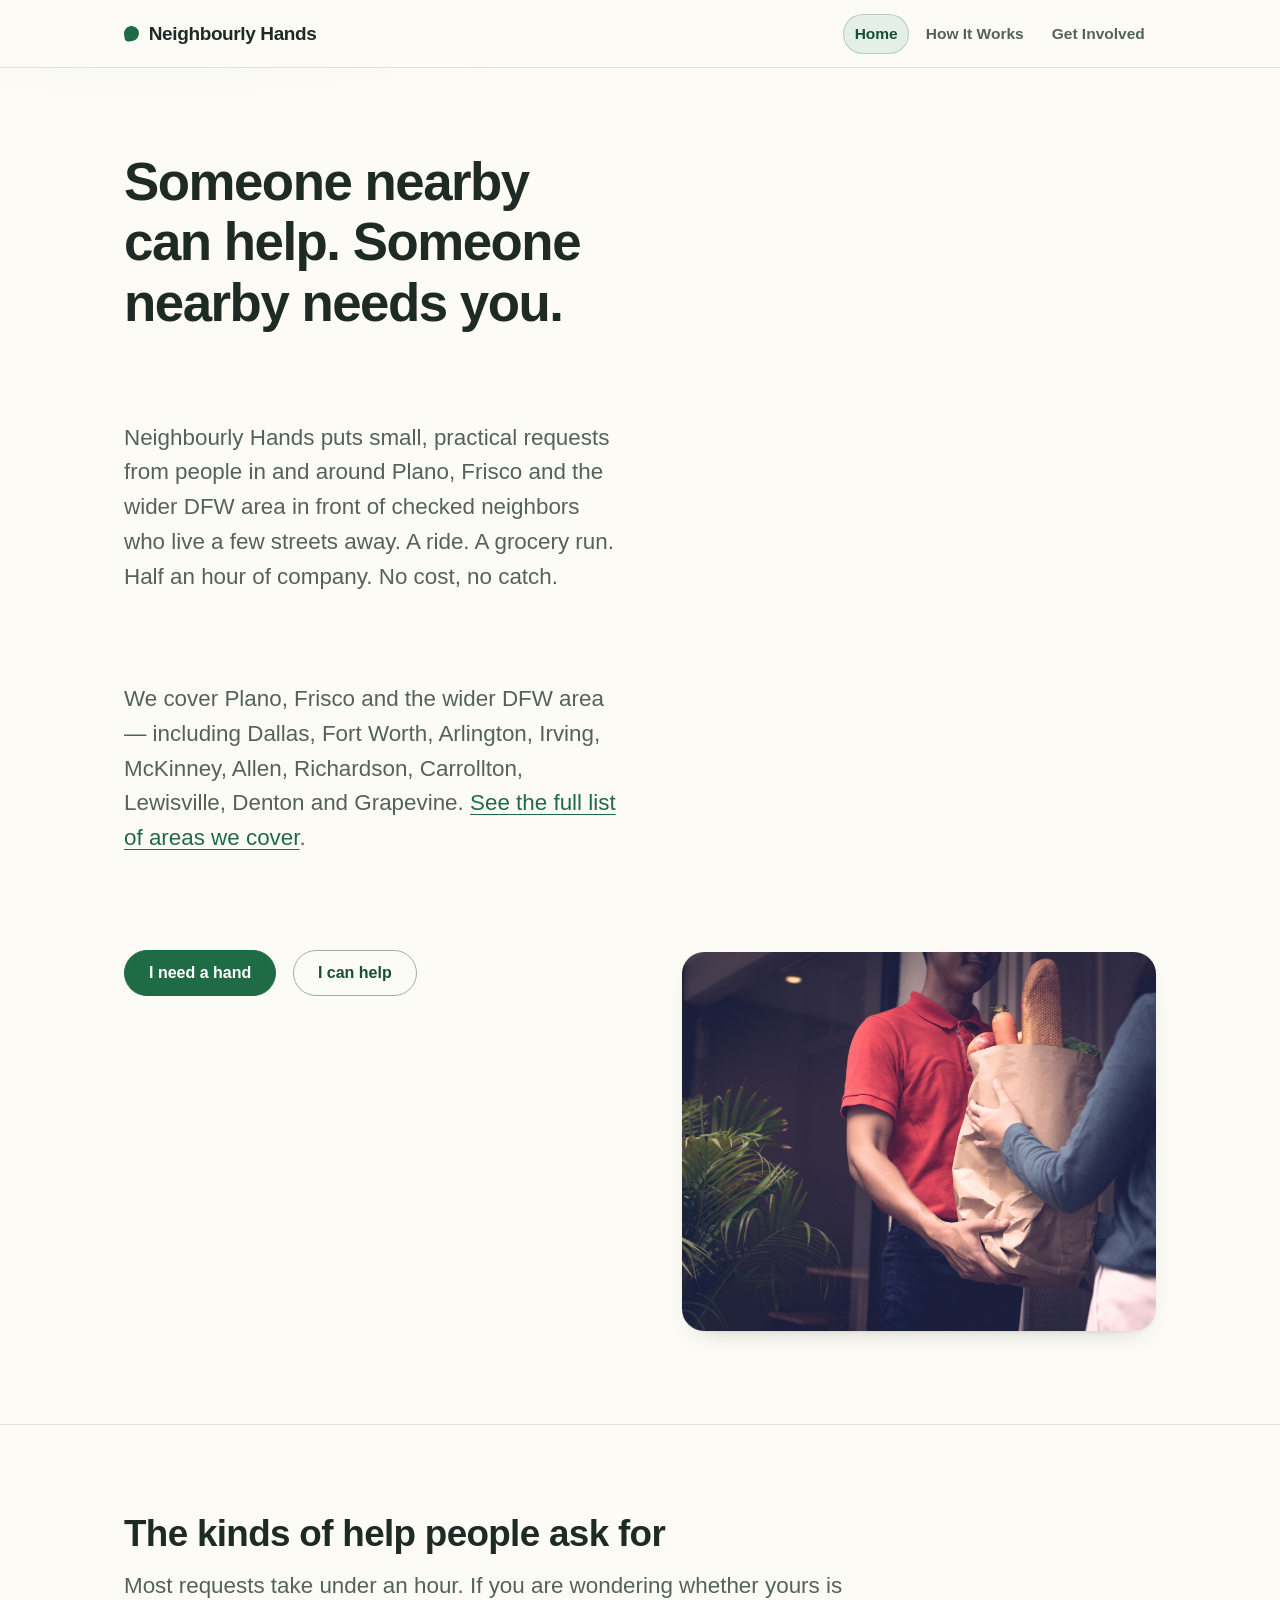
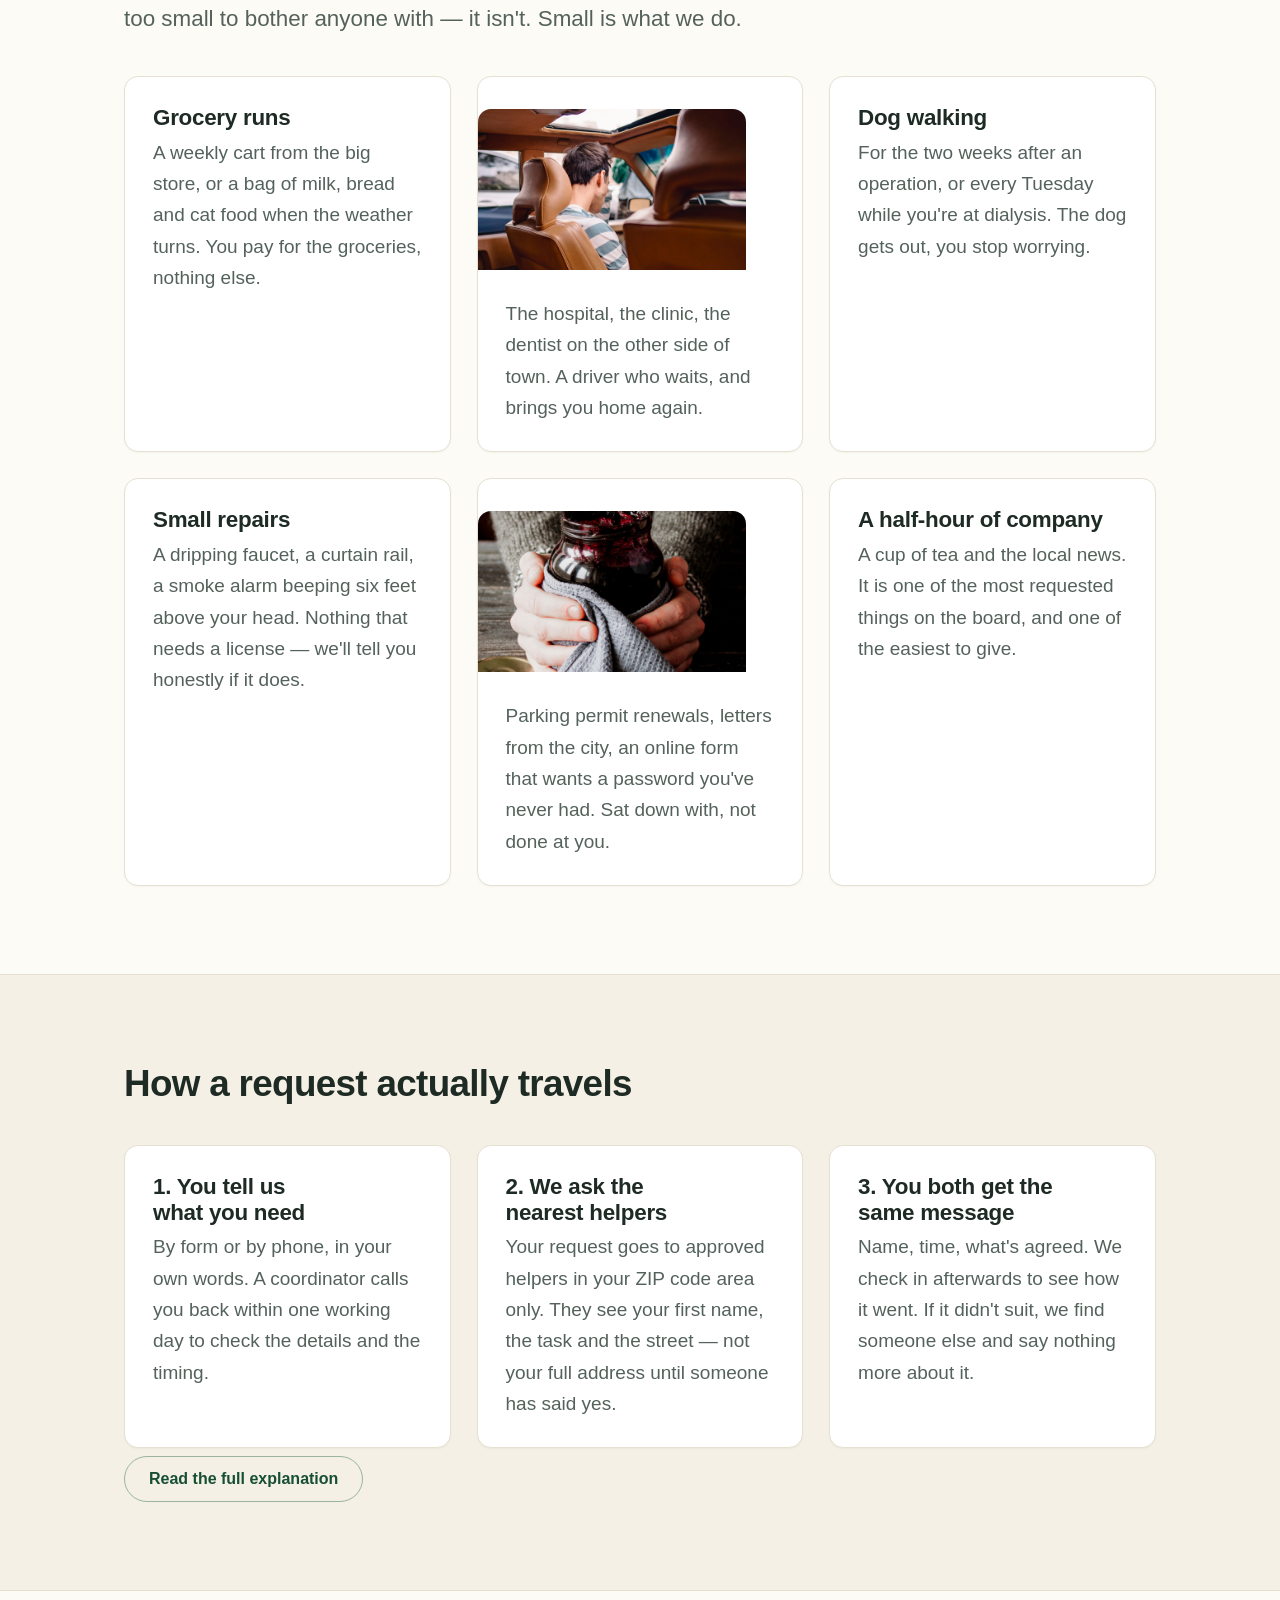
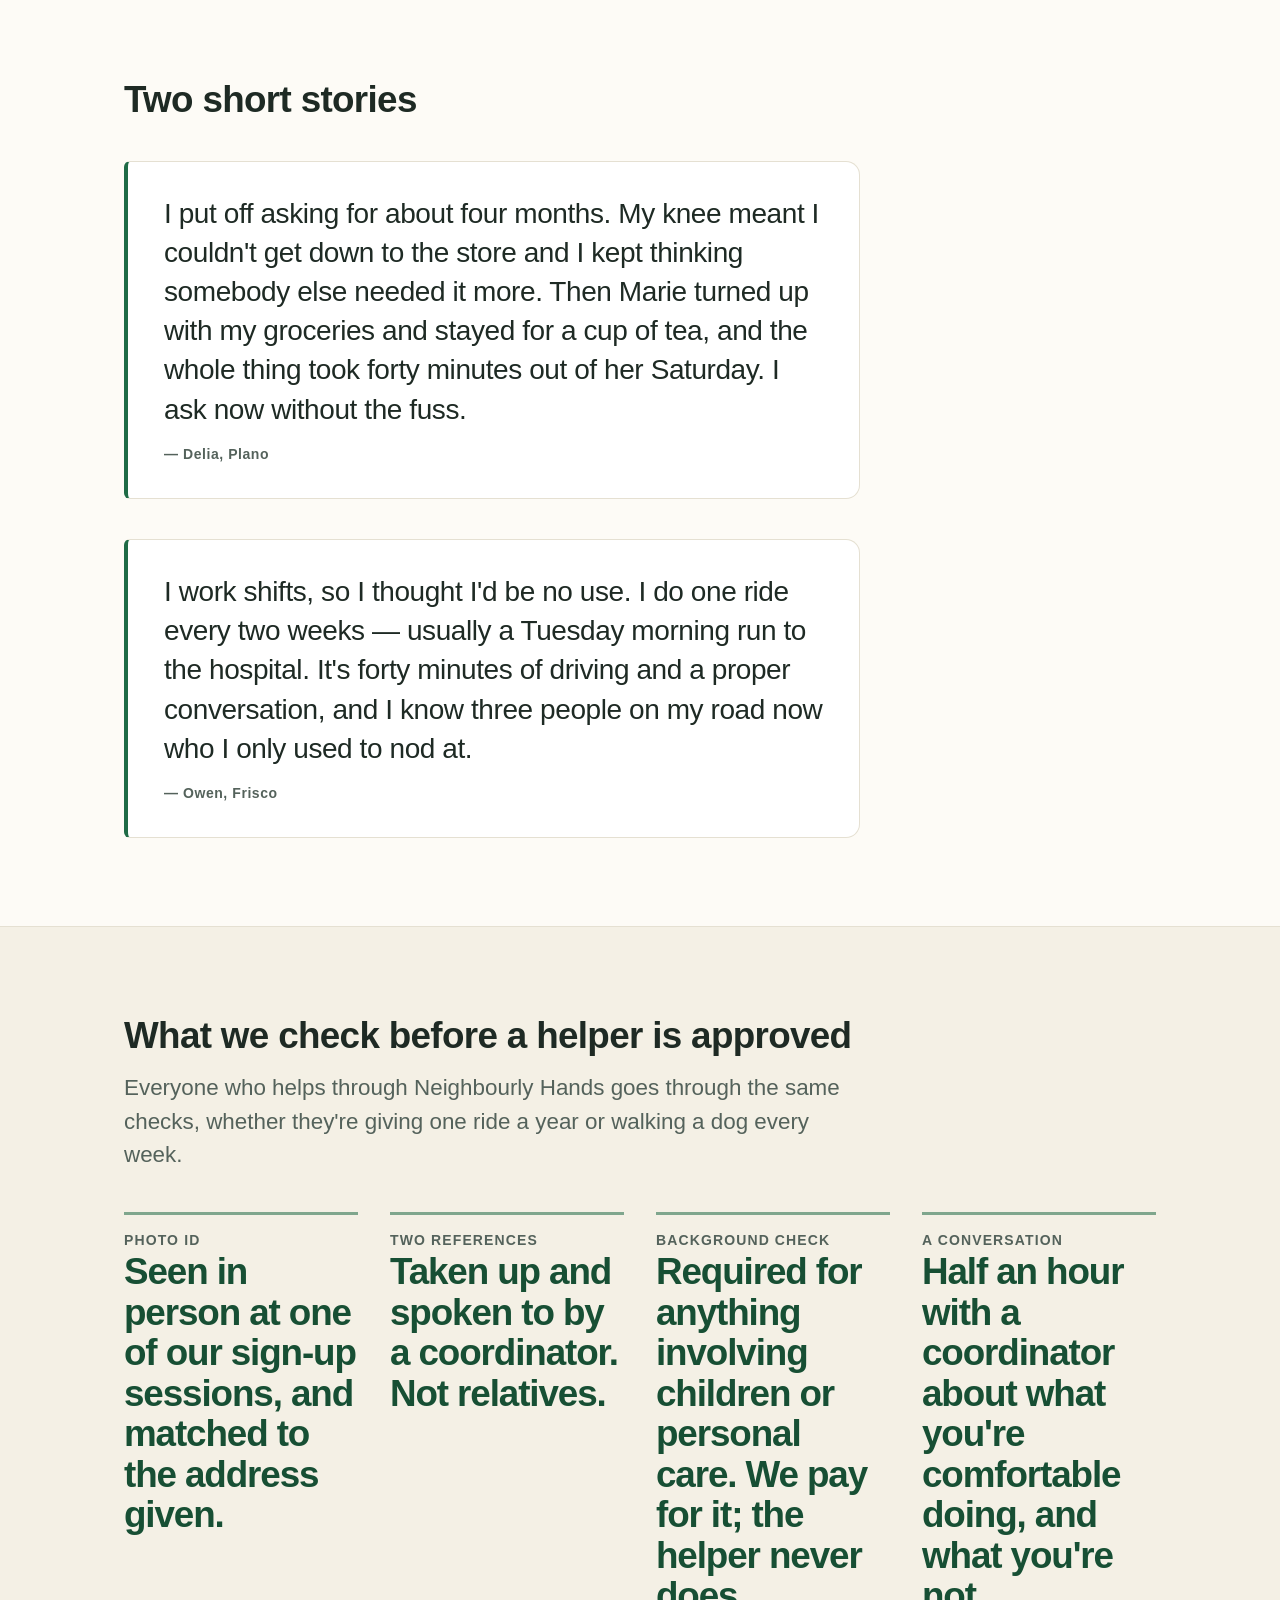
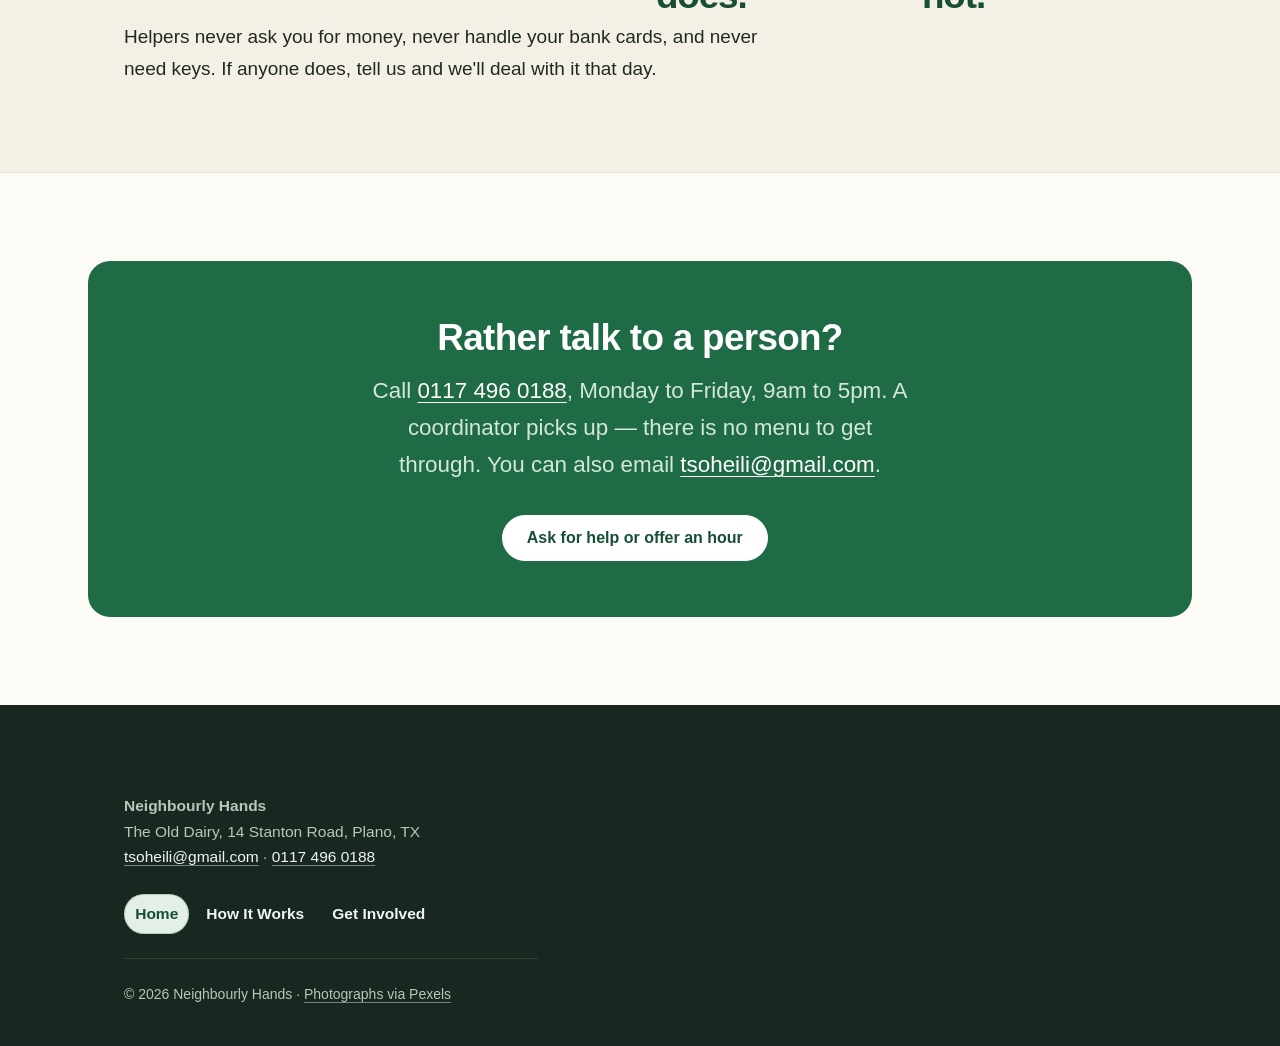
<file: index.html>
<!DOCTYPE html>
<html lang="en">
<head>
<meta charset="utf-8">
<meta name="viewport" content="width=device-width, initial-scale=1">
<title>Neighbourly Hands — practical help between neighbors in Plano, Frisco and the DFW area</title>
<meta name="description" content="Neighbourly Hands connects people in Plano, Frisco and the DFW area who need a hand — a ride, a grocery run, a form filled in — with checked neighbors who have an hour to spare.">
<link rel="icon" href="favicon.svg" type="image/svg+xml">
<link rel="stylesheet" href="assets/styles.css">
</head>
<body>
<header class="site-header">
  <div class="container header-inner">
    <a class="brand" href="index.html">Neighbourly Hands</a>
    <nav class="site-nav">
      <a href="index.html" class="is-current">Home</a>
      <a href="how-it-works.html">How It Works</a>
      <a href="get-involved.html">Get Involved</a>
    </nav>
  </div>
</header>

<main>

  <section class="hero">
    <div class="container">
      <h1>Someone nearby can help. Someone nearby needs you.</h1>
      <p>Neighbourly Hands puts small, practical requests from people in and around Plano, Frisco and the wider DFW area in front of checked neighbors who live a few streets away. A ride. A grocery run. Half an hour of company. No cost, no catch.</p>
      <p>We cover Plano, Frisco and the wider DFW area — including Dallas, Fort Worth, Arlington, Irving, McKinney, Allen, Richardson, Carrollton, Lewisville, Denton and Grapevine. <a href="how-it-works.html">See the full list of areas we cover</a>.</p>
      <p>
        <a class="button button-primary" href="get-involved.html">I need a hand</a>
        <a class="button button-secondary" href="get-involved.html">I can help</a>
      </p>
      <img src="assets/neighbour-carrying-groceries.jpg" alt="A volunteer handing a bag of shopping to a woman standing in her front doorway" width="6000" height="4000">
    </div>
  </section>

  <section class="section">
    <div class="container">
      <h2>The kinds of help people ask for</h2>
      <p>Most requests take under an hour. If you are wondering whether yours is too small to bother anyone with — it isn't. Small is what we do.</p>
      <ul class="card-grid">
        <li class="card">
          <h3>Grocery runs</h3>
          <p>A weekly cart from the big store, or a bag of milk, bread and cat food when the weather turns. You pay for the groceries, nothing else.</p>
        </li>
        <li class="card">
          <h3>Rides to appointments</h3>
          <img src="assets/lift-to-appointment.jpg" alt="A helper holding a car door open for a neighbour on the way to an appointment" width="3773" height="3773">
          <p>The hospital, the clinic, the dentist on the other side of town. A driver who waits, and brings you home again.</p>
        </li>
        <li class="card">
          <h3>Dog walking</h3>
          <p>For the two weeks after an operation, or every Tuesday while you're at dialysis. The dog gets out, you stop worrying.</p>
        </li>
        <li class="card">
          <h3>Small repairs</h3>
          <p>A dripping faucet, a curtain rail, a smoke alarm beeping six feet above your head. Nothing that needs a license — we'll tell you honestly if it does.</p>
        </li>
        <li class="card">
          <h3>Paperwork</h3>
          <img src="assets/paperwork-kitchen-table.jpg" alt="Two neighbours working through a form together at a kitchen table with a cup of tea" width="2613" height="2613">
          <p>Parking permit renewals, letters from the city, an online form that wants a password you've never had. Sat down with, not done at you.</p>
        </li>
        <li class="card">
          <h3>A half-hour of company</h3>
          <p>A cup of tea and the local news. It is one of the most requested things on the board, and one of the easiest to give.</p>
        </li>
      </ul>
    </div>
  </section>

  <section class="section section-alt">
    <div class="container">
      <h2>How a request actually travels</h2>
      <ul class="card-grid">
        <li class="card">
          <h3>1. You tell us what you need</h3>
          <p>By form or by phone, in your own words. A coordinator calls you back within one working day to check the details and the timing.</p>
        </li>
        <li class="card">
          <h3>2. We ask the nearest helpers</h3>
          <p>Your request goes to approved helpers in your ZIP code area only. They see your first name, the task and the street — not your full address until someone has said yes.</p>
        </li>
        <li class="card">
          <h3>3. You both get the same message</h3>
          <p>Name, time, what's agreed. We check in afterwards to see how it went. If it didn't suit, we find someone else and say nothing more about it.</p>
        </li>
      </ul>
      <p><a class="button button-secondary" href="how-it-works.html">Read the full explanation</a></p>
    </div>
  </section>

  <section class="section">
    <div class="container">
      <h2>Two short stories</h2>
      <blockquote class="quote">
        <p>I put off asking for about four months. My knee meant I couldn't get down to the store and I kept thinking somebody else needed it more. Then Marie turned up with my groceries and stayed for a cup of tea, and the whole thing took forty minutes out of her Saturday. I ask now without the fuss.</p>
        <cite>Delia, Plano</cite>
      </blockquote>
      <blockquote class="quote">
        <p>I work shifts, so I thought I'd be no use. I do one ride every two weeks — usually a Tuesday morning run to the hospital. It's forty minutes of driving and a proper conversation, and I know three people on my road now who I only used to nod at.</p>
        <cite>Owen, Frisco</cite>
      </blockquote>
    </div>
  </section>

  <section class="section section-alt">
    <div class="container">
      <h2>What we check before a helper is approved</h2>
      <p>Everyone who helps through Neighbourly Hands goes through the same checks, whether they're giving one ride a year or walking a dog every week.</p>
      <dl class="facts">
        <div class="fact">
          <dt>Photo ID</dt>
          <dd>Seen in person at one of our sign-up sessions, and matched to the address given.</dd>
        </div>
        <div class="fact">
          <dt>Two references</dt>
          <dd>Taken up and spoken to by a coordinator. Not relatives.</dd>
        </div>
        <div class="fact">
          <dt>Background check</dt>
          <dd>Required for anything involving children or personal care. We pay for it; the helper never does.</dd>
        </div>
        <div class="fact">
          <dt>A conversation</dt>
          <dd>Half an hour with a coordinator about what you're comfortable doing, and what you're not.</dd>
        </div>
      </dl>
      <p>Helpers never ask you for money, never handle your bank cards, and never need keys. If anyone does, tell us and we'll deal with it that day.</p>
    </div>
  </section>

  <section class="cta">
    <div class="container">
      <h2>Rather talk to a person?</h2>
      <p>Call <a href="tel:+441174960188">0117 496 0188</a>, Monday to Friday, 9am to 5pm. A coordinator picks up — there is no menu to get through. You can also email <a href="mailto:tsoheili@gmail.com">tsoheili@gmail.com</a>.</p>
      <p>
        <a class="button button-primary" href="get-involved.html">Ask for help or offer an hour</a>
      </p>
    </div>
  </section>

</main>

<footer class="site-footer">
  <div class="container">
    <p><strong>Neighbourly Hands</strong><br>
    The Old Dairy, 14 Stanton Road, Plano, TX<br>
    <a href="mailto:tsoheili@gmail.com">tsoheili@gmail.com</a> · <a href="tel:+441174960188">0117 496 0188</a></p>
    <nav class="site-nav">
      <a href="index.html" class="is-current">Home</a>
      <a href="how-it-works.html">How It Works</a>
      <a href="get-involved.html">Get Involved</a>
    </nav>
    <p><small>© 2026 Neighbourly Hands · <a href="https://www.pexels.com">Photographs via Pexels</a></small></p>
  </div>
</footer>
</body>
</html>
</file>
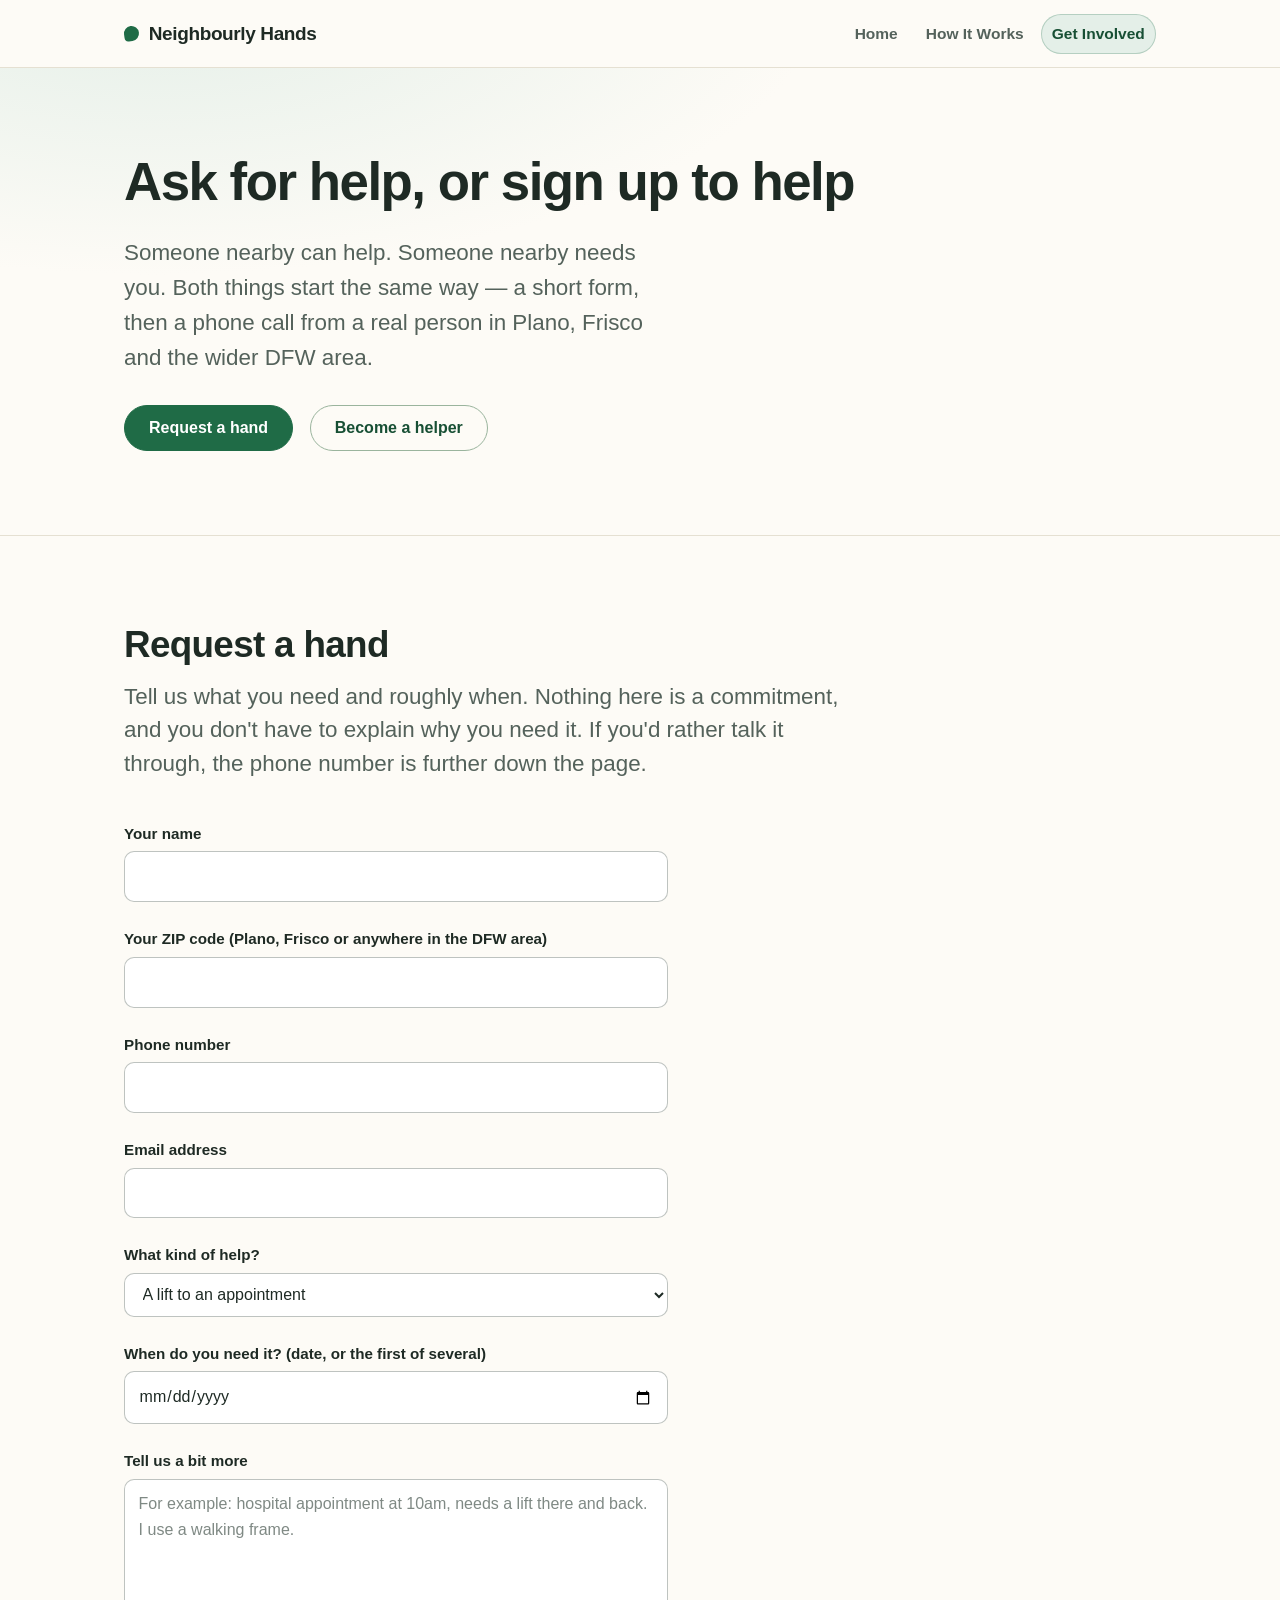
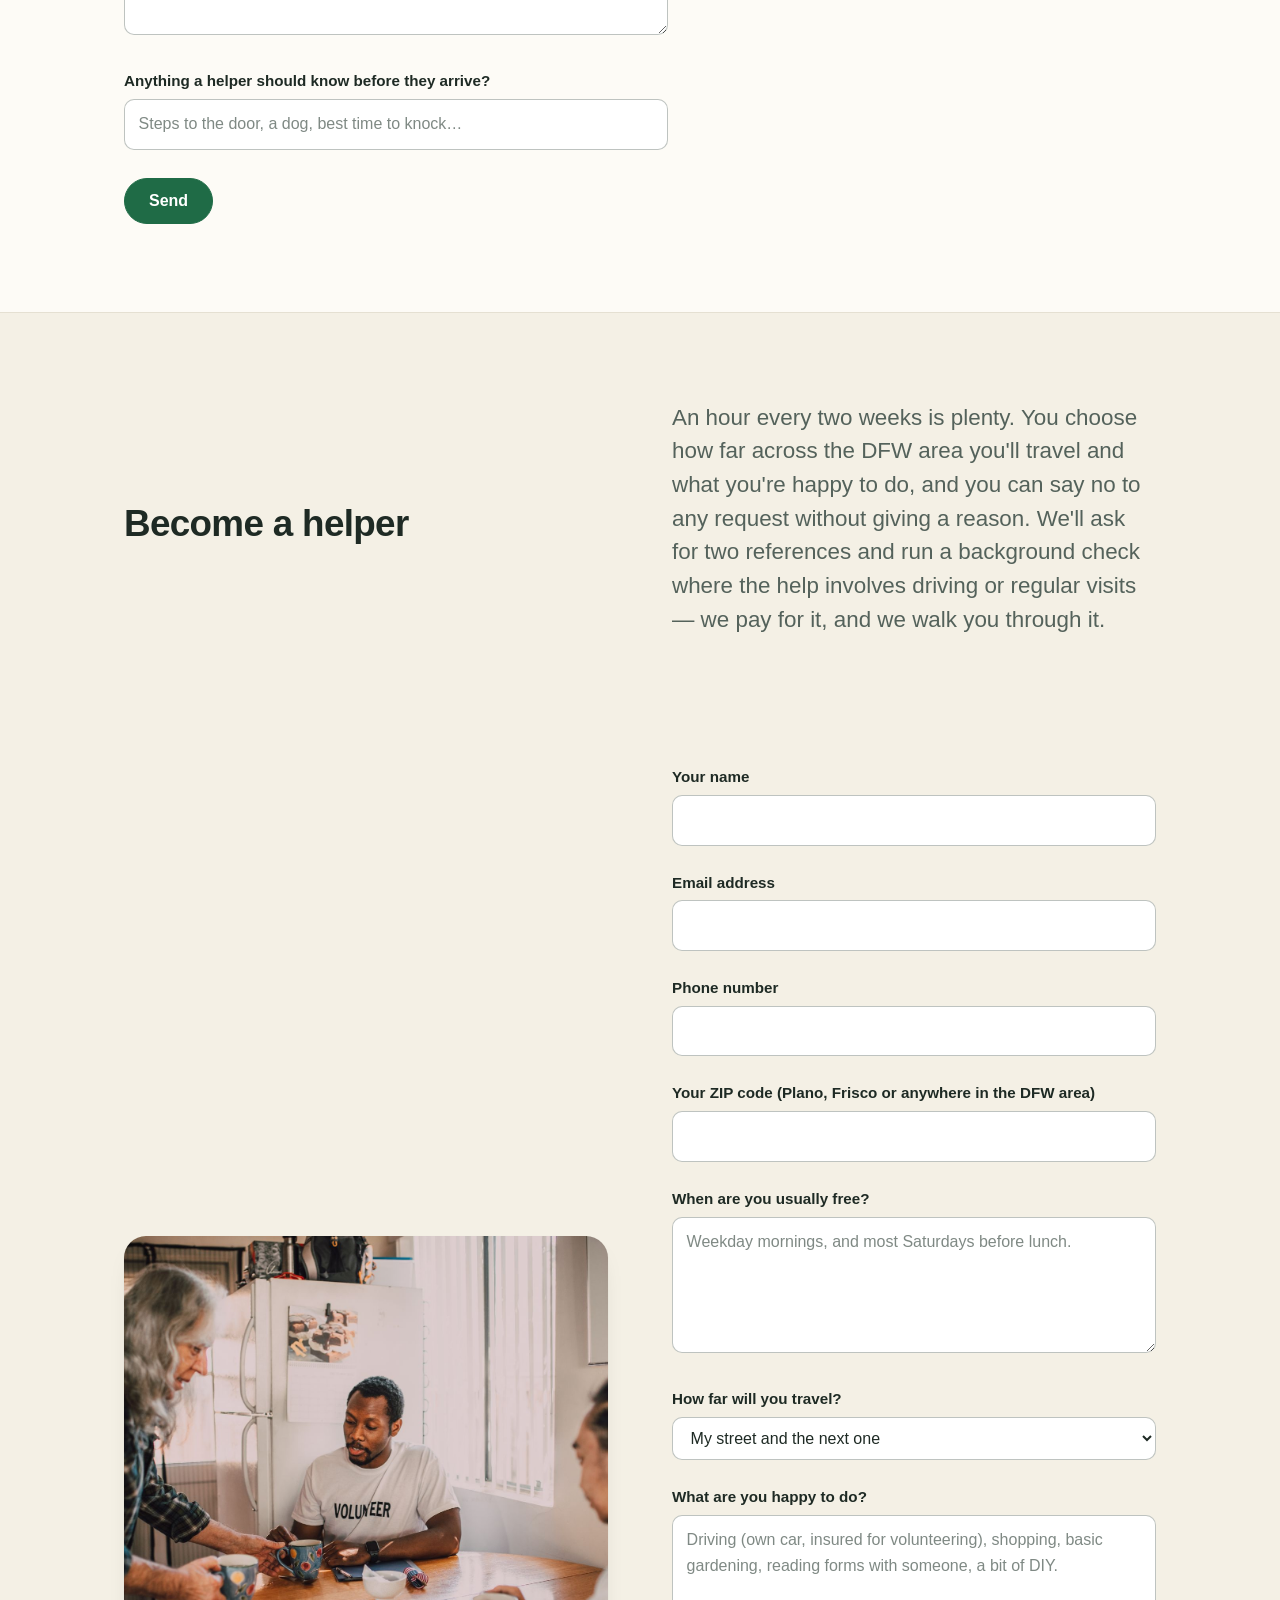
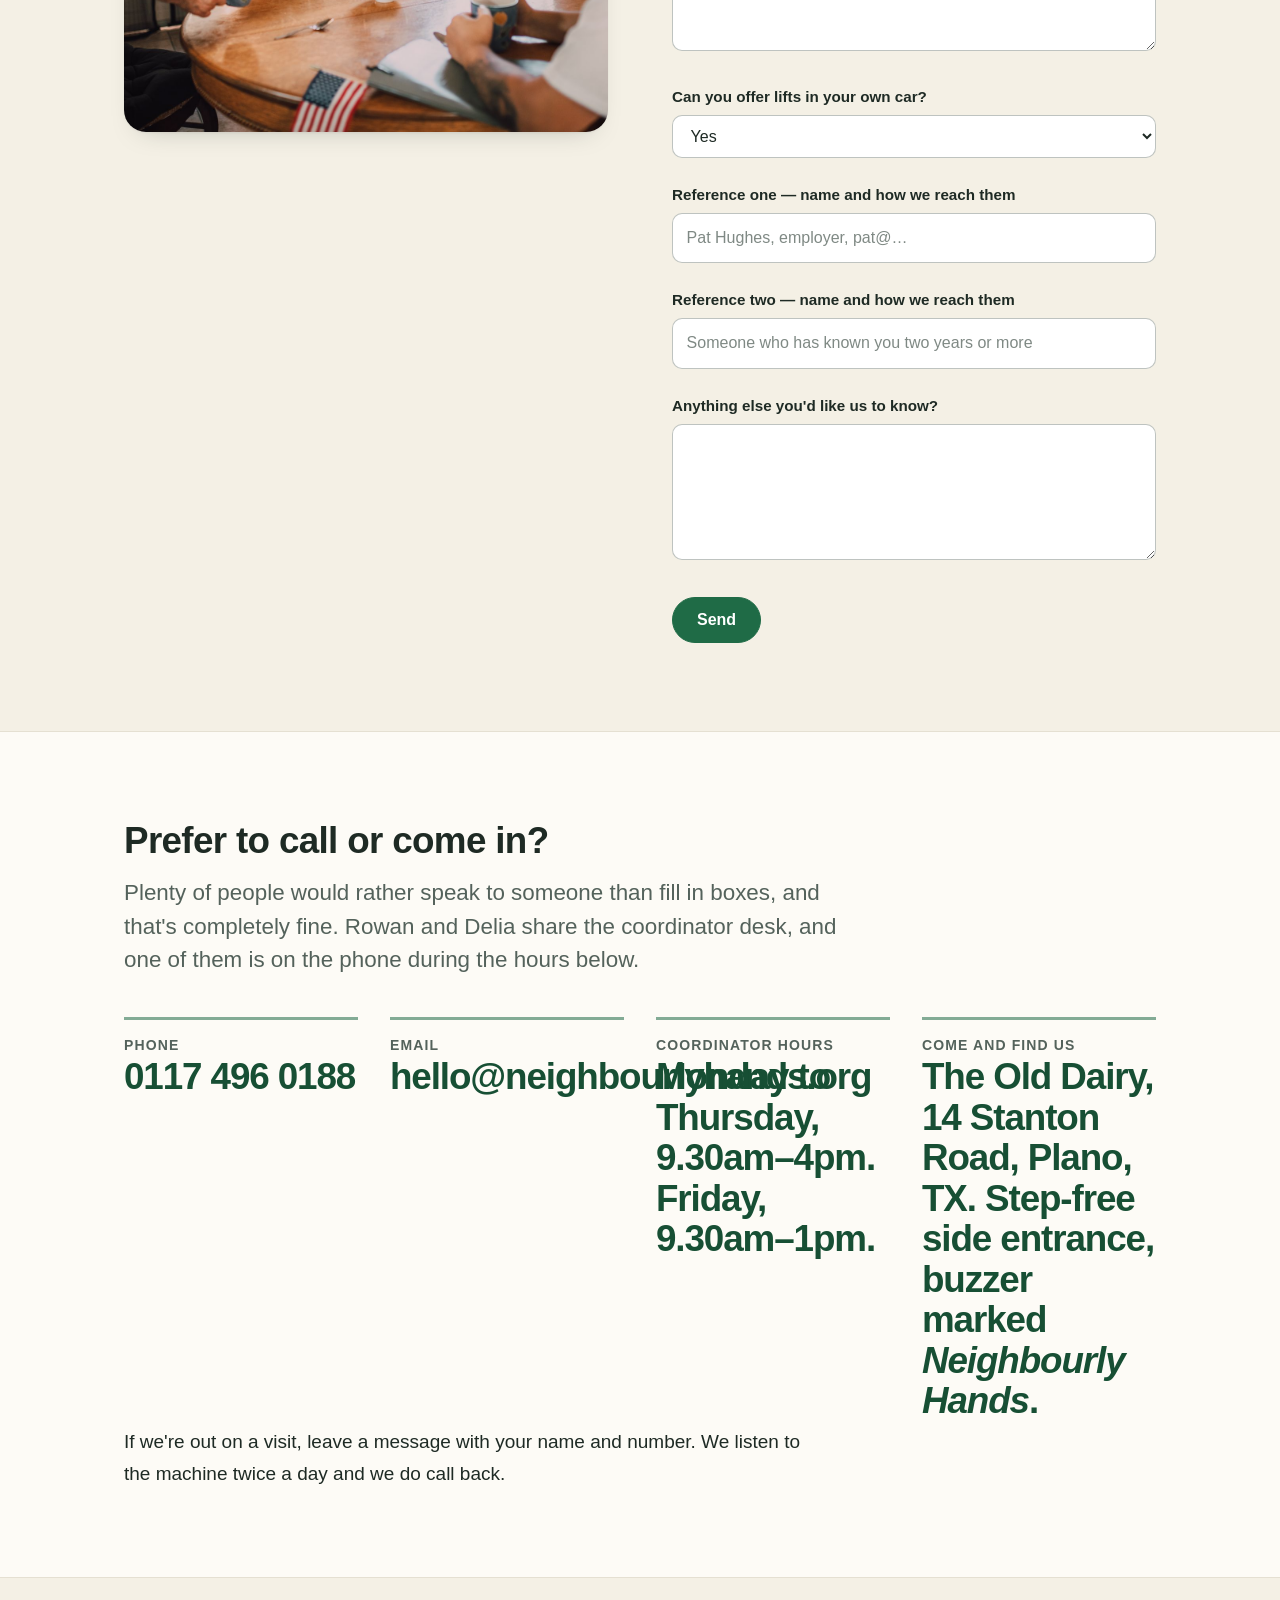
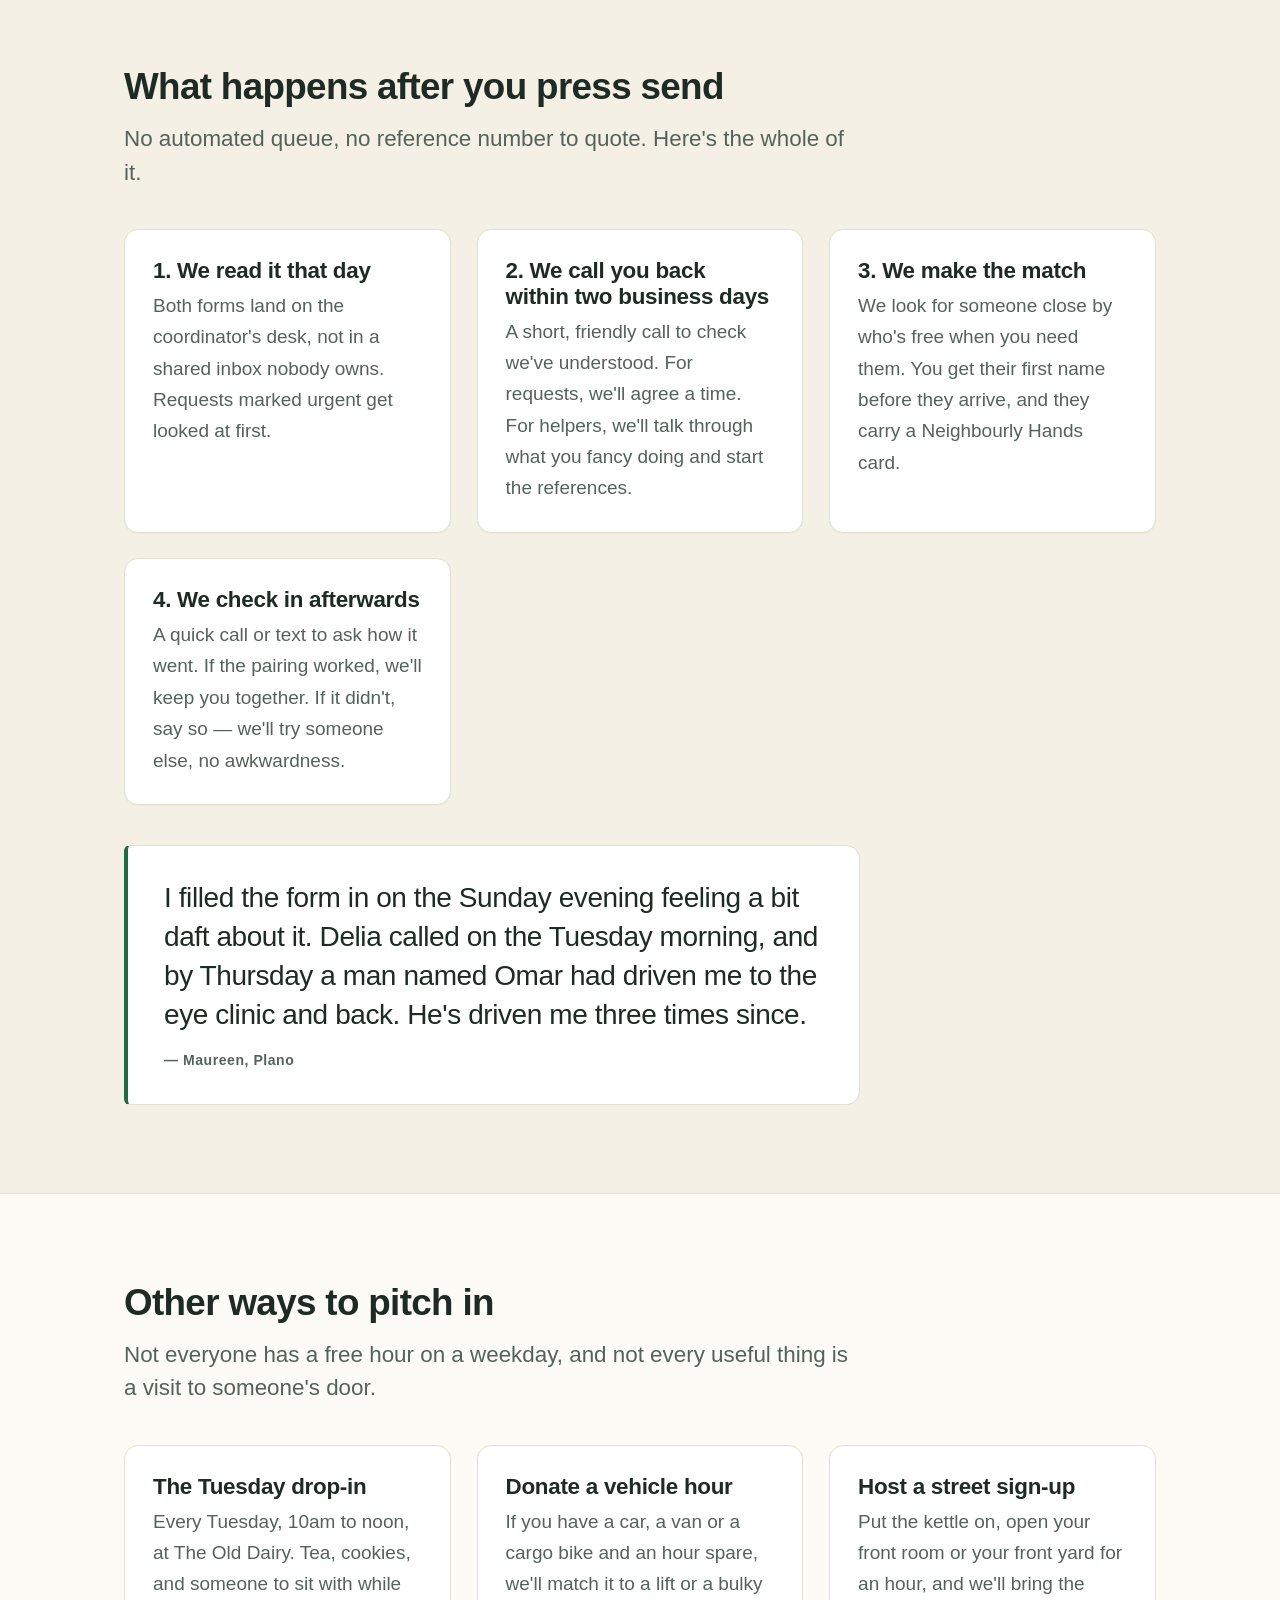
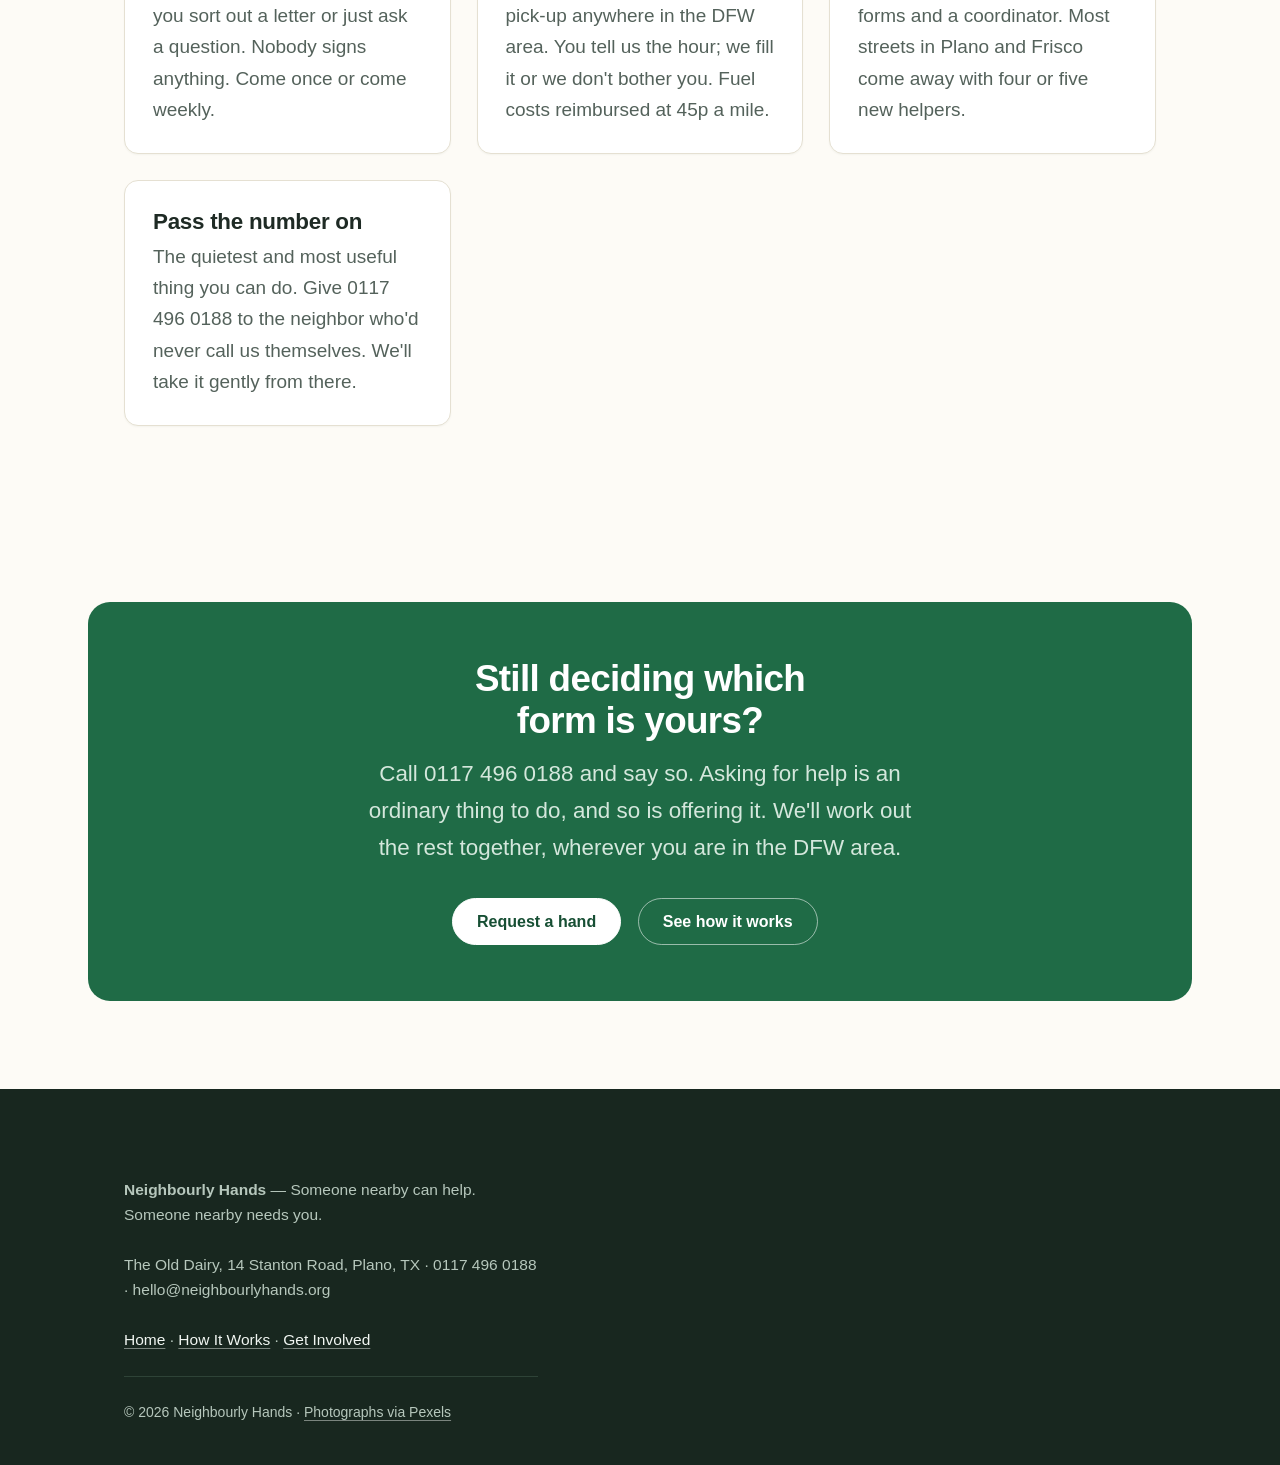
<file: get-involved.html>
<!DOCTYPE html>
<html lang="en">
<head>
<meta charset="utf-8">
<meta name="viewport" content="width=device-width, initial-scale=1">
<title>Ask for help or sign up to help in Plano, Frisco and DFW | Neighbourly Hands</title>
<meta name="description" content="Two short forms: ask a neighbor in Plano, Frisco or the wider DFW area for a hand with a lift, a shop run or a form — or sign up to give an hour. Plus coordinator hours, phone and address.">
<link rel="icon" href="favicon.svg" type="image/svg+xml">
<link rel="stylesheet" href="assets/styles.css">
</head>
<body>
<header class="site-header">
  <div class="container header-inner">
    <a class="brand" href="index.html">Neighbourly Hands</a>
    <nav class="site-nav">
      <a href="index.html">Home</a>
      <a href="how-it-works.html">How It Works</a>
      <a href="get-involved.html" class="is-current">Get Involved</a>
    </nav>
  </div>
</header>

<main>

  <section class="hero">
    <div class="container">
      <h1>Ask for help, or sign up to help</h1>
      <p>Someone nearby can help. Someone nearby needs you. Both things start the same way — a short form, then a phone call from a real person in Plano, Frisco and the wider DFW area.</p>
      <p>
        <a class="button button-primary" href="#request">Request a hand</a>
        <a class="button button-secondary" href="#helper">Become a helper</a>
      </p>
    </div>
  </section>

  <section class="section" id="request">
    <div class="container">
      <h2>Request a hand</h2>
      <p>Tell us what you need and roughly when. Nothing here is a commitment, and you don't have to explain why you need it. If you'd rather talk it through, the phone number is further down the page.</p>

      <form class="form" method="post" action="https://ai.soheililabs.com/api/f/f2edd6e9-0629-4279-9980-1ab949f685af">
        <input type="hidden" name="_page" value="get-involved.html">
        <p class="form-trap" aria-hidden="true"><label>Leave this empty<input type="text" name="_gotcha" tabindex="-1" autocomplete="off"></label></p>

        <div class="field">
          <label for="req-name">Your name</label>
          <input id="req-name" name="name" type="text" autocomplete="name" required>
        </div>

        <div class="field">
          <label for="req-postcode">Your ZIP code (Plano, Frisco or anywhere in the DFW area)</label>
          <input id="req-postcode" name="postcode" type="text" autocomplete="postal-code" required>
        </div>

        <div class="field">
          <label for="req-phone">Phone number</label>
          <input id="req-phone" name="phone" type="tel" autocomplete="tel">
        </div>

        <div class="field">
          <label for="req-email">Email address</label>
          <input id="req-email" name="email" type="email" autocomplete="email">
        </div>

        <div class="field">
          <label for="req-kind">What kind of help?</label>
          <select id="req-kind" name="kind_of_help">
            <option>A lift to an appointment</option>
            <option>A shop run or prescription pick-up</option>
            <option>Garden or yard tidying</option>
            <option>Help with a form or a letter</option>
            <option>Something small around the house</option>
            <option>Not sure — happy to talk it over</option>
          </select>
        </div>

        <div class="field">
          <label for="req-when">When do you need it? (date, or the first of several)</label>
          <input id="req-when" name="date_needed" type="date">
        </div>

        <div class="field">
          <label for="req-details">Tell us a bit more</label>
          <textarea id="req-details" name="details" rows="5" placeholder="For example: hospital appointment at 10am, needs a lift there and back. I use a walking frame."></textarea>
        </div>

        <div class="field">
          <label for="req-access">Anything a helper should know before they arrive?</label>
          <input id="req-access" name="access_notes" type="text" placeholder="Steps to the door, a dog, best time to knock…">
        </div>

        <button class="button" type="submit">Send</button>
      </form>
    </div>
  </section>

  <section class="section section-alt" id="helper">
    <div class="container">
      <h2>Become a helper</h2>
      <p>An hour every two weeks is plenty. You choose how far across the DFW area you'll travel and what you're happy to do, and you can say no to any request without giving a reason. We'll ask for two references and run a background check where the help involves driving or regular visits — we pay for it, and we walk you through it.</p>

      <img src="assets/community-hall-signup.jpg" alt="Neighbourly Hands volunteers sitting around a table in a community hall during a sign-up session" width="6562" height="4375">

      <form class="form" method="post" action="https://ai.soheililabs.com/api/f/f2edd6e9-0629-4279-9980-1ab949f685af">
        <input type="hidden" name="_page" value="get-involved.html">
        <p class="form-trap" aria-hidden="true"><label>Leave this empty<input type="text" name="_gotcha" tabindex="-1" autocomplete="off"></label></p>

        <div class="field">
          <label for="help-name">Your name</label>
          <input id="help-name" name="helper_name" type="text" autocomplete="name" required>
        </div>

        <div class="field">
          <label for="help-email">Email address</label>
          <input id="help-email" name="helper_email" type="email" autocomplete="email" required>
        </div>

        <div class="field">
          <label for="help-phone">Phone number</label>
          <input id="help-phone" name="helper_phone" type="tel" autocomplete="tel">
        </div>

        <div class="field">
          <label for="help-postcode">Your ZIP code (Plano, Frisco or anywhere in the DFW area)</label>
          <input id="help-postcode" name="helper_postcode" type="text" autocomplete="postal-code" required>
        </div>

        <div class="field">
          <label for="help-availability">When are you usually free?</label>
          <textarea id="help-availability" name="availability" rows="3" placeholder="Weekday mornings, and most Saturdays before lunch."></textarea>
        </div>

        <div class="field">
          <label for="help-radius">How far will you travel?</label>
          <select id="help-radius" name="radius">
            <option>My street and the next one</option>
            <option>Up to 1 mile</option>
            <option>Up to 3 miles</option>
            <option>Up to 5 miles</option>
            <option>Anywhere in Plano or Frisco</option>
            <option>Anywhere in the DFW area</option>
          </select>
        </div>

        <div class="field">
          <label for="help-skills">What are you happy to do?</label>
          <textarea id="help-skills" name="skills" rows="4" placeholder="Driving (own car, insured for volunteering), shopping, basic gardening, reading forms with someone, a bit of DIY."></textarea>
        </div>

        <div class="field">
          <label for="help-driving">Can you offer lifts in your own car?</label>
          <select id="help-driving" name="driving">
            <option>Yes</option>
            <option>No</option>
            <option>Maybe — I'd like to ask about insurance first</option>
          </select>
        </div>

        <div class="field">
          <label for="help-ref1">Reference one — name and how we reach them</label>
          <input id="help-ref1" name="reference_one" type="text" placeholder="Pat Hughes, employer, pat@…">
        </div>

        <div class="field">
          <label for="help-ref2">Reference two — name and how we reach them</label>
          <input id="help-ref2" name="reference_two" type="text" placeholder="Someone who has known you two years or more">
        </div>

        <div class="field">
          <label for="help-notes">Anything else you'd like us to know?</label>
          <textarea id="help-notes" name="helper_notes" rows="3"></textarea>
        </div>

        <button class="button" type="submit">Send</button>
      </form>
    </div>
  </section>

  <section class="section">
    <div class="container">
      <h2>Prefer to call or come in?</h2>
      <p>Plenty of people would rather speak to someone than fill in boxes, and that's completely fine. Rowan and Delia share the coordinator desk, and one of them is on the phone during the hours below.</p>

      <dl class="facts">
        <div class="fact">
          <dt>Phone</dt>
          <dd>0117 496 0188</dd>
        </div>
        <div class="fact">
          <dt>Email</dt>
          <dd>hello@neighbourlyhands.org</dd>
        </div>
        <div class="fact">
          <dt>Coordinator hours</dt>
          <dd>Monday to Thursday, 9.30am&ndash;4pm. Friday, 9.30am&ndash;1pm.</dd>
        </div>
        <div class="fact">
          <dt>Come and find us</dt>
          <dd>The Old Dairy, 14 Stanton Road, Plano, TX. Step-free side entrance, buzzer marked <em>Neighbourly Hands</em>.</dd>
        </div>
      </dl>

      <p>If we're out on a visit, leave a message with your name and number. We listen to the machine twice a day and we do call back.</p>
    </div>
  </section>

  <section class="section section-alt">
    <div class="container">
      <h2>What happens after you press send</h2>
      <p>No automated queue, no reference number to quote. Here's the whole of it.</p>

      <ul class="card-grid">
        <li class="card">
          <h3>1. We read it that day</h3>
          <p>Both forms land on the coordinator's desk, not in a shared inbox nobody owns. Requests marked urgent get looked at first.</p>
        </li>
        <li class="card">
          <h3>2. We call you back within two business days</h3>
          <p>A short, friendly call to check we've understood. For requests, we'll agree a time. For helpers, we'll talk through what you fancy doing and start the references.</p>
        </li>
        <li class="card">
          <h3>3. We make the match</h3>
          <p>We look for someone close by who's free when you need them. You get their first name before they arrive, and they carry a Neighbourly Hands card.</p>
        </li>
        <li class="card">
          <h3>4. We check in afterwards</h3>
          <p>A quick call or text to ask how it went. If the pairing worked, we'll keep you together. If it didn't, say so — we'll try someone else, no awkwardness.</p>
        </li>
      </ul>

      <blockquote class="quote">
        <p>I filled the form in on the Sunday evening feeling a bit daft about it. Delia called on the Tuesday morning, and by Thursday a man named Omar had driven me to the eye clinic and back. He's driven me three times since.</p>
        <cite>Maureen, Plano</cite>
      </blockquote>
    </div>
  </section>

  <section class="section">
    <div class="container">
      <h2>Other ways to pitch in</h2>
      <p>Not everyone has a free hour on a weekday, and not every useful thing is a visit to someone's door.</p>

      <ul class="card-grid">
        <li class="card">
          <h3>The Tuesday drop-in</h3>
          <p>Every Tuesday, 10am to noon, at The Old Dairy. Tea, cookies, and someone to sit with while you sort out a letter or just ask a question. Nobody signs anything. Come once or come weekly.</p>
        </li>
        <li class="card">
          <h3>Donate a vehicle hour</h3>
          <p>If you have a car, a van or a cargo bike and an hour spare, we'll match it to a lift or a bulky pick-up anywhere in the DFW area. You tell us the hour; we fill it or we don't bother you. Fuel costs reimbursed at 45p a mile.</p>
        </li>
        <li class="card">
          <h3>Host a street sign-up</h3>
          <p>Put the kettle on, open your front room or your front yard for an hour, and we'll bring the forms and a coordinator. Most streets in Plano and Frisco come away with four or five new helpers.</p>
        </li>
        <li class="card">
          <h3>Pass the number on</h3>
          <p>The quietest and most useful thing you can do. Give 0117 496 0188 to the neighbor who'd never call us themselves. We'll take it gently from there.</p>
        </li>
      </ul>
    </div>
  </section>

  <section class="cta">
    <div class="container">
      <h2>Still deciding which form is yours?</h2>
      <p>Call 0117 496 0188 and say so. Asking for help is an ordinary thing to do, and so is offering it. We'll work out the rest together, wherever you are in the DFW area.</p>
      <p>
        <a class="button button-primary" href="#request">Request a hand</a>
        <a class="button button-secondary" href="how-it-works.html">See how it works</a>
      </p>
    </div>
  </section>

</main>

<footer class="site-footer">
  <div class="container">
    <p><strong>Neighbourly Hands</strong> — Someone nearby can help. Someone nearby needs you.</p>
    <p>The Old Dairy, 14 Stanton Road, Plano, TX · 0117 496 0188 · hello@neighbourlyhands.org</p>
    <p>
      <a href="index.html">Home</a> ·
      <a href="how-it-works.html">How It Works</a> ·
      <a href="get-involved.html">Get Involved</a>
    </p>
    <p><small>© 2026 Neighbourly Hands · <a href="https://www.pexels.com">Photographs via Pexels</a></small></p>
  </div>
</footer>
</body>
</html>
</file>
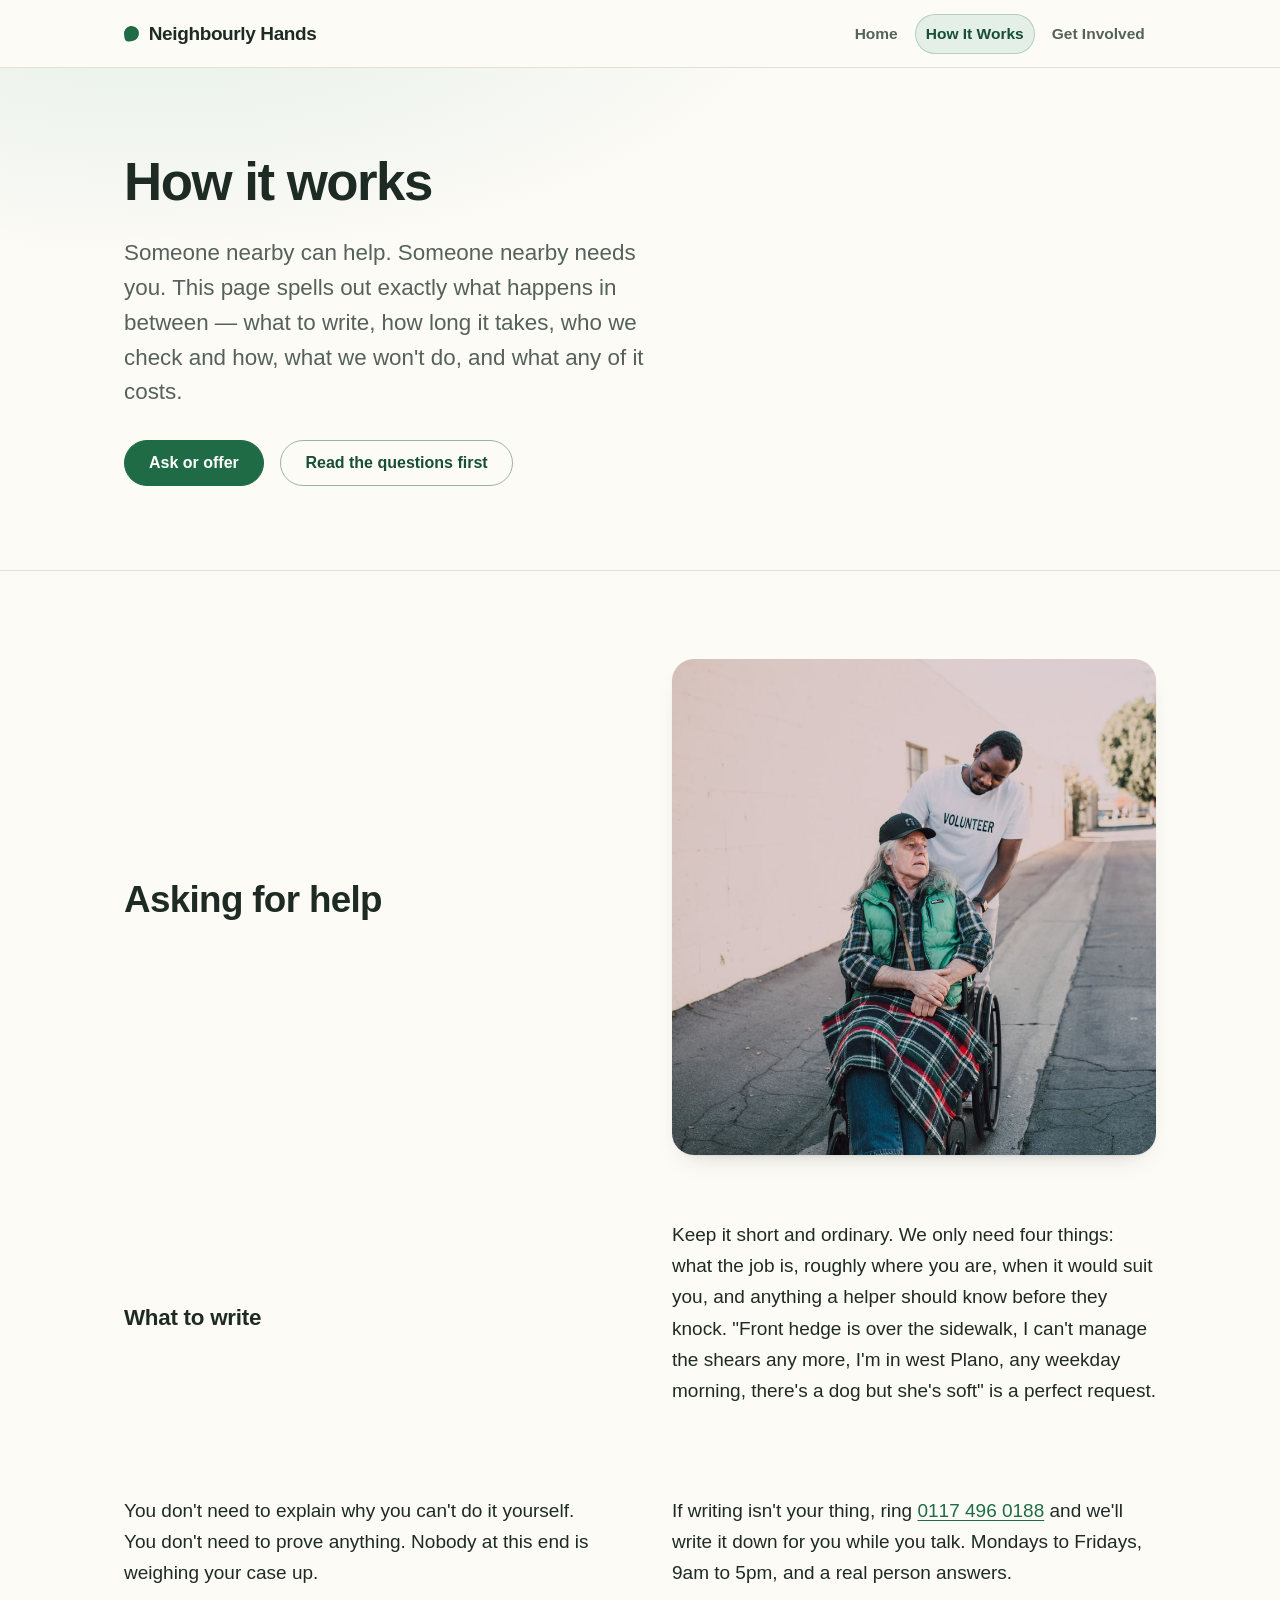
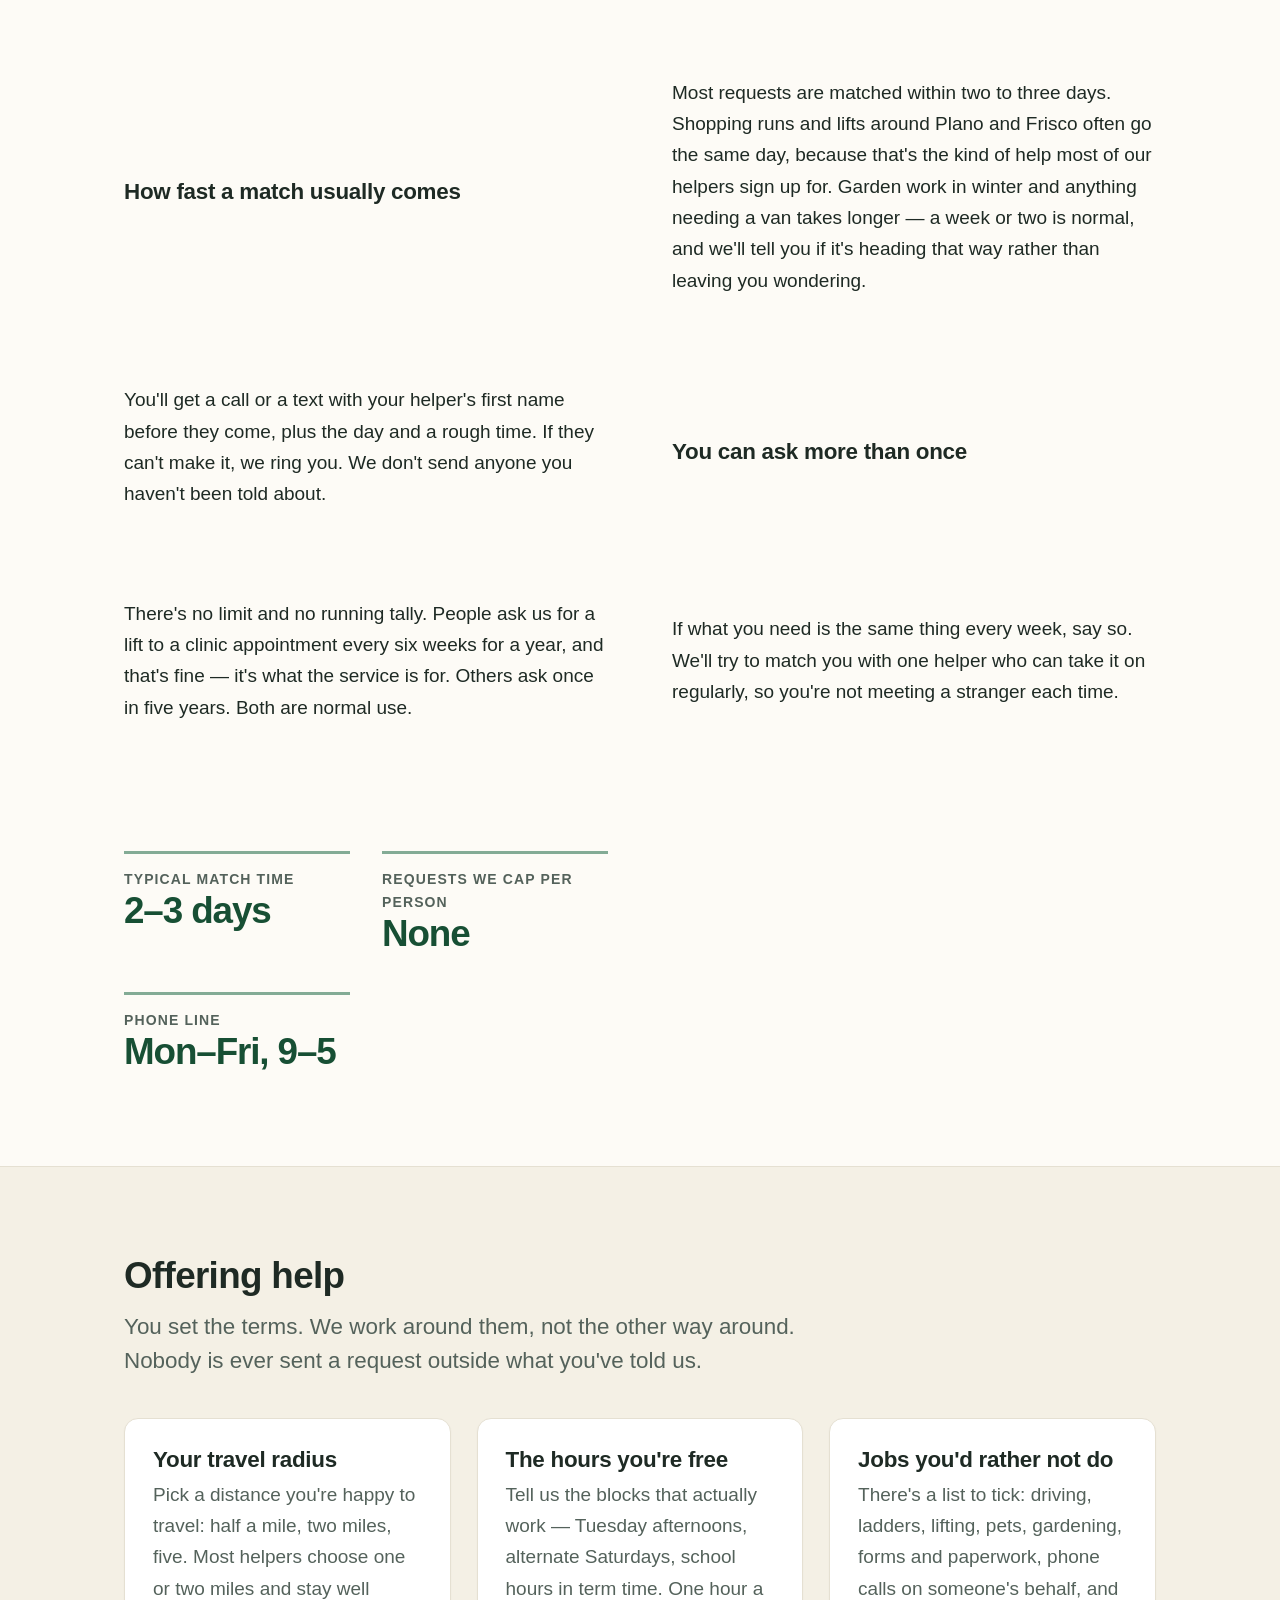
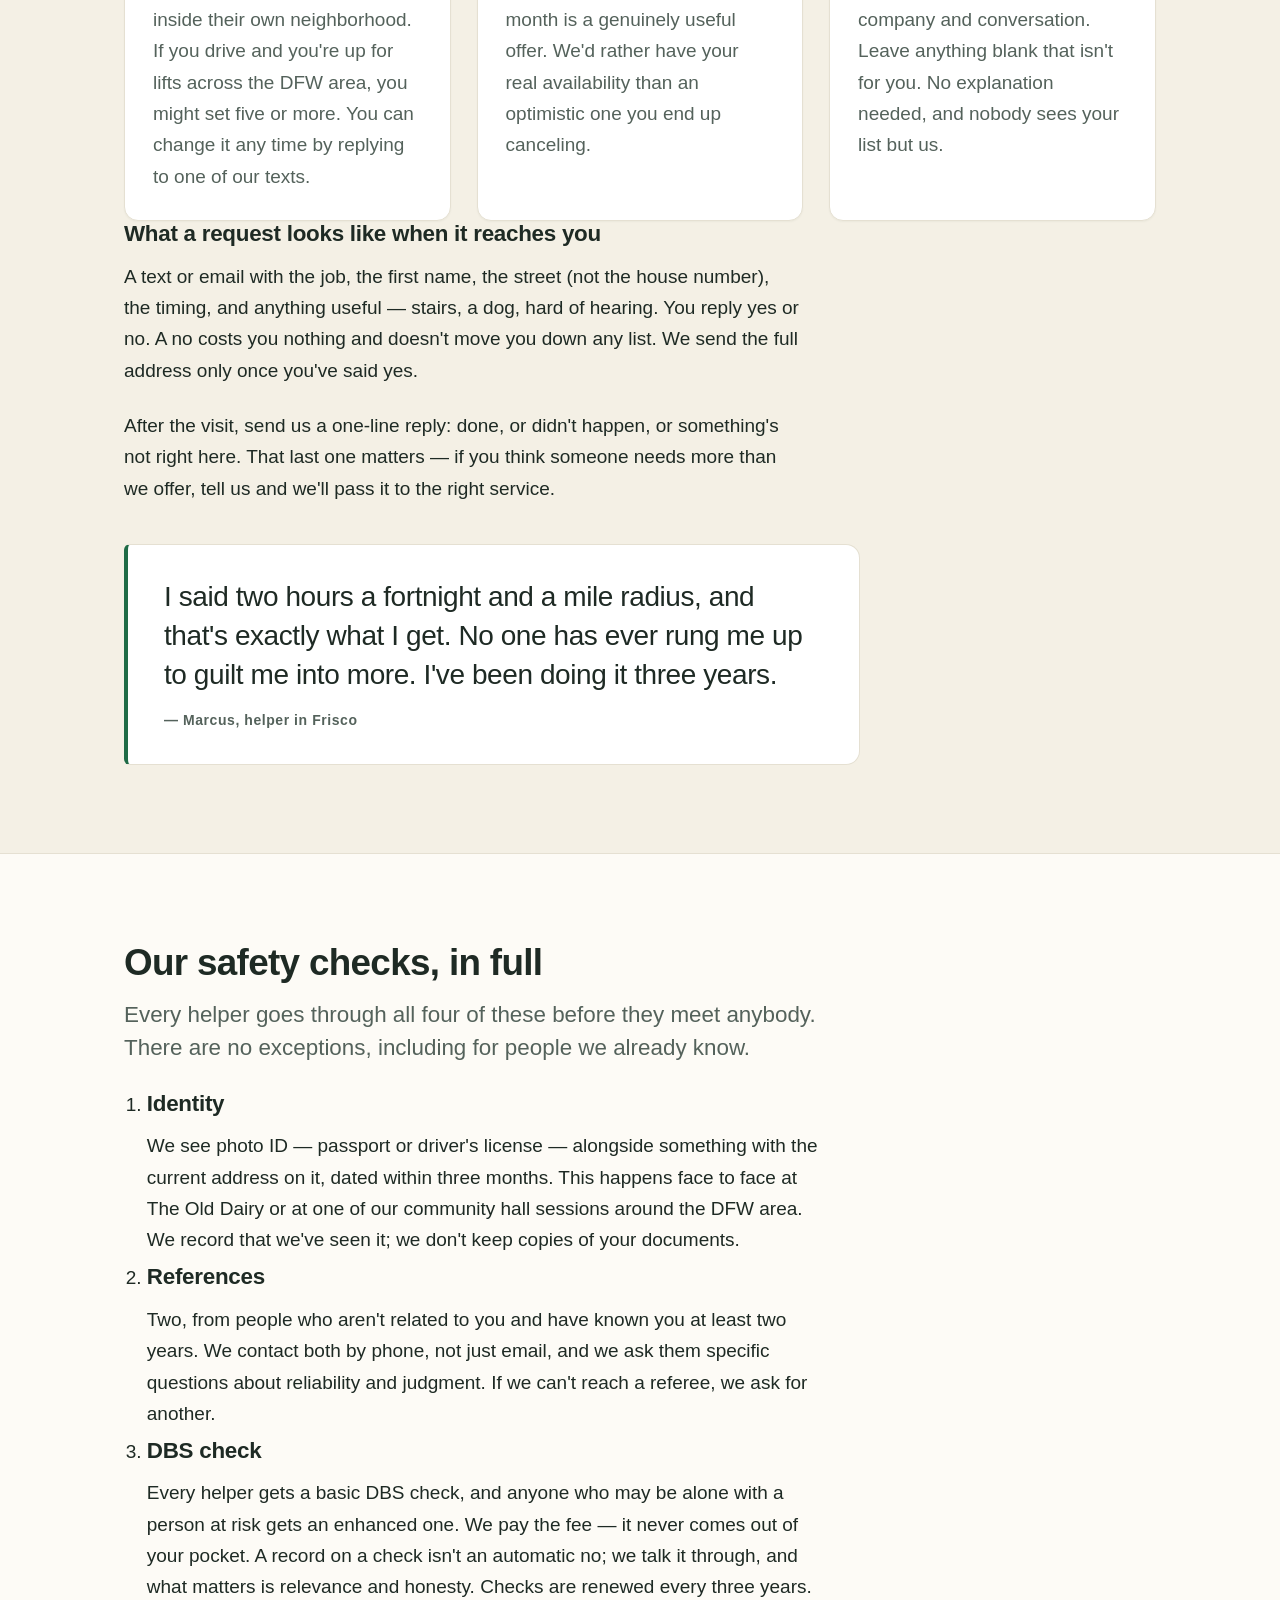
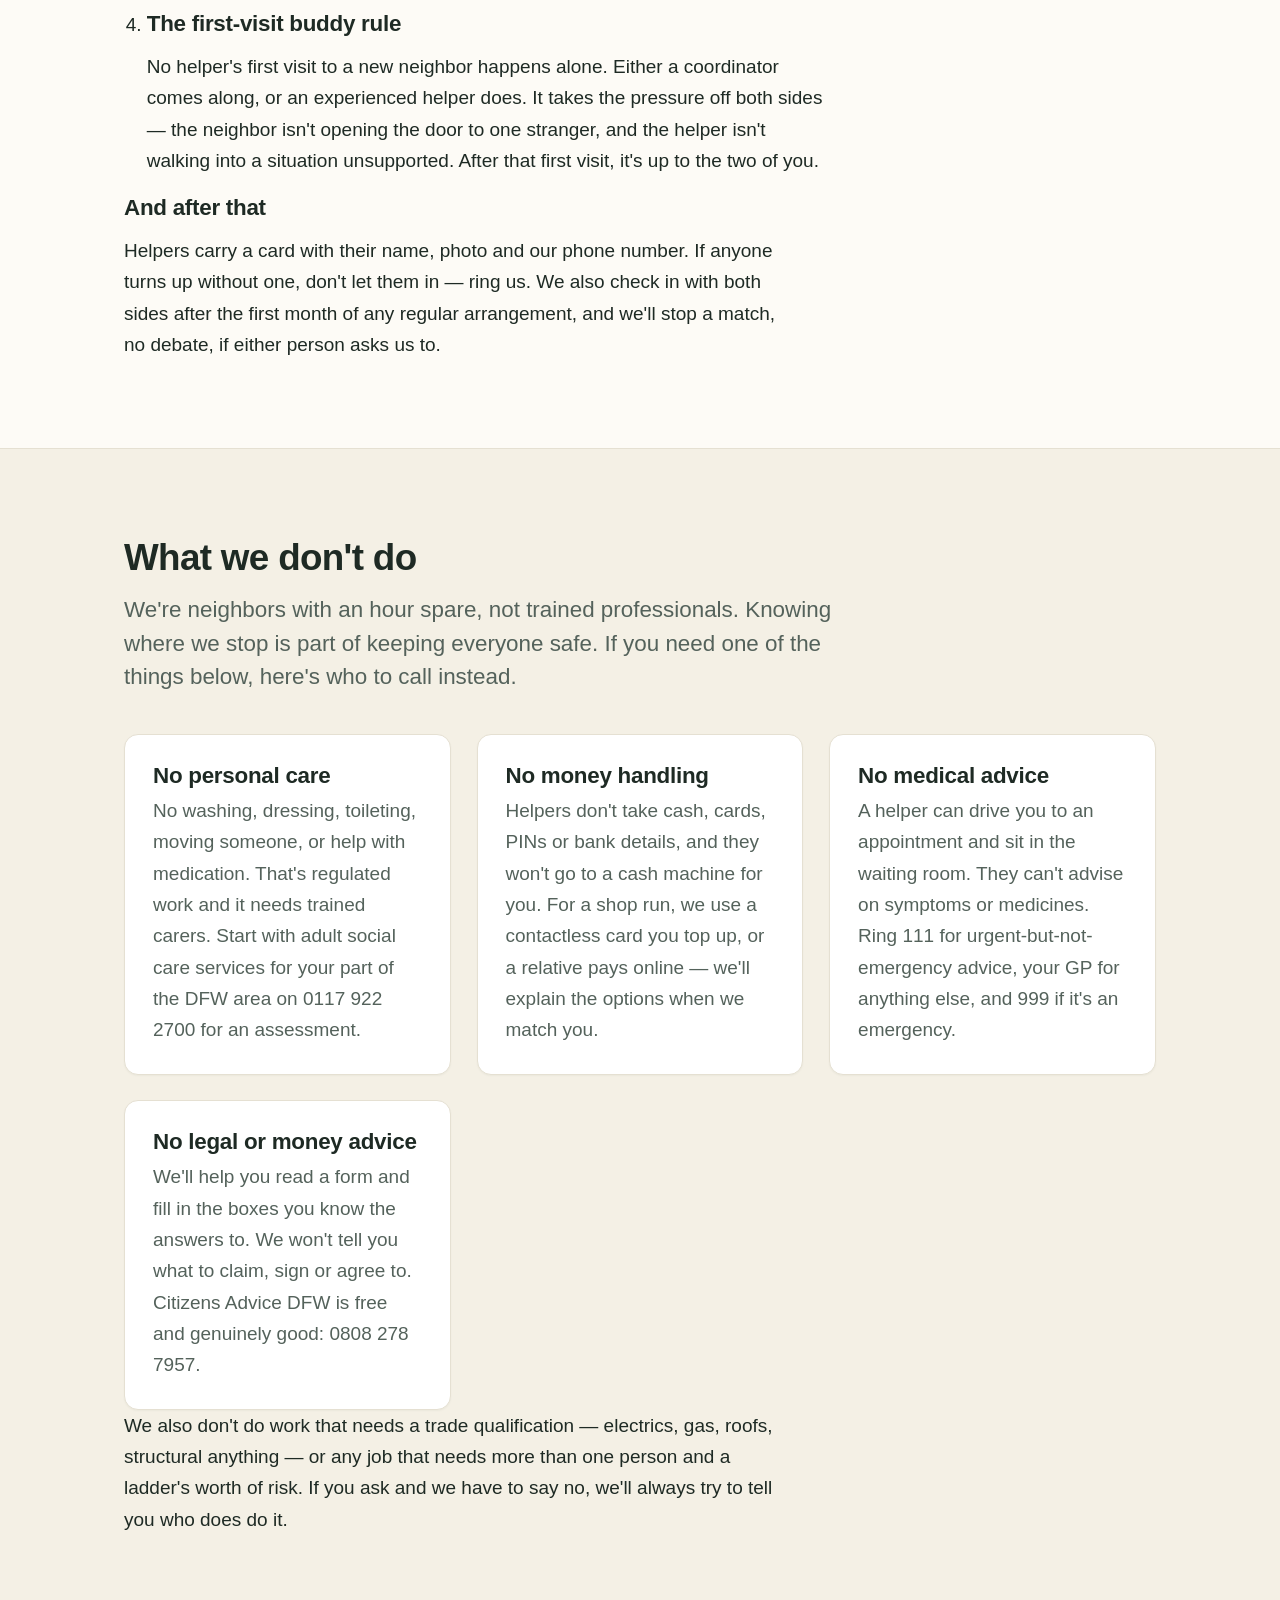
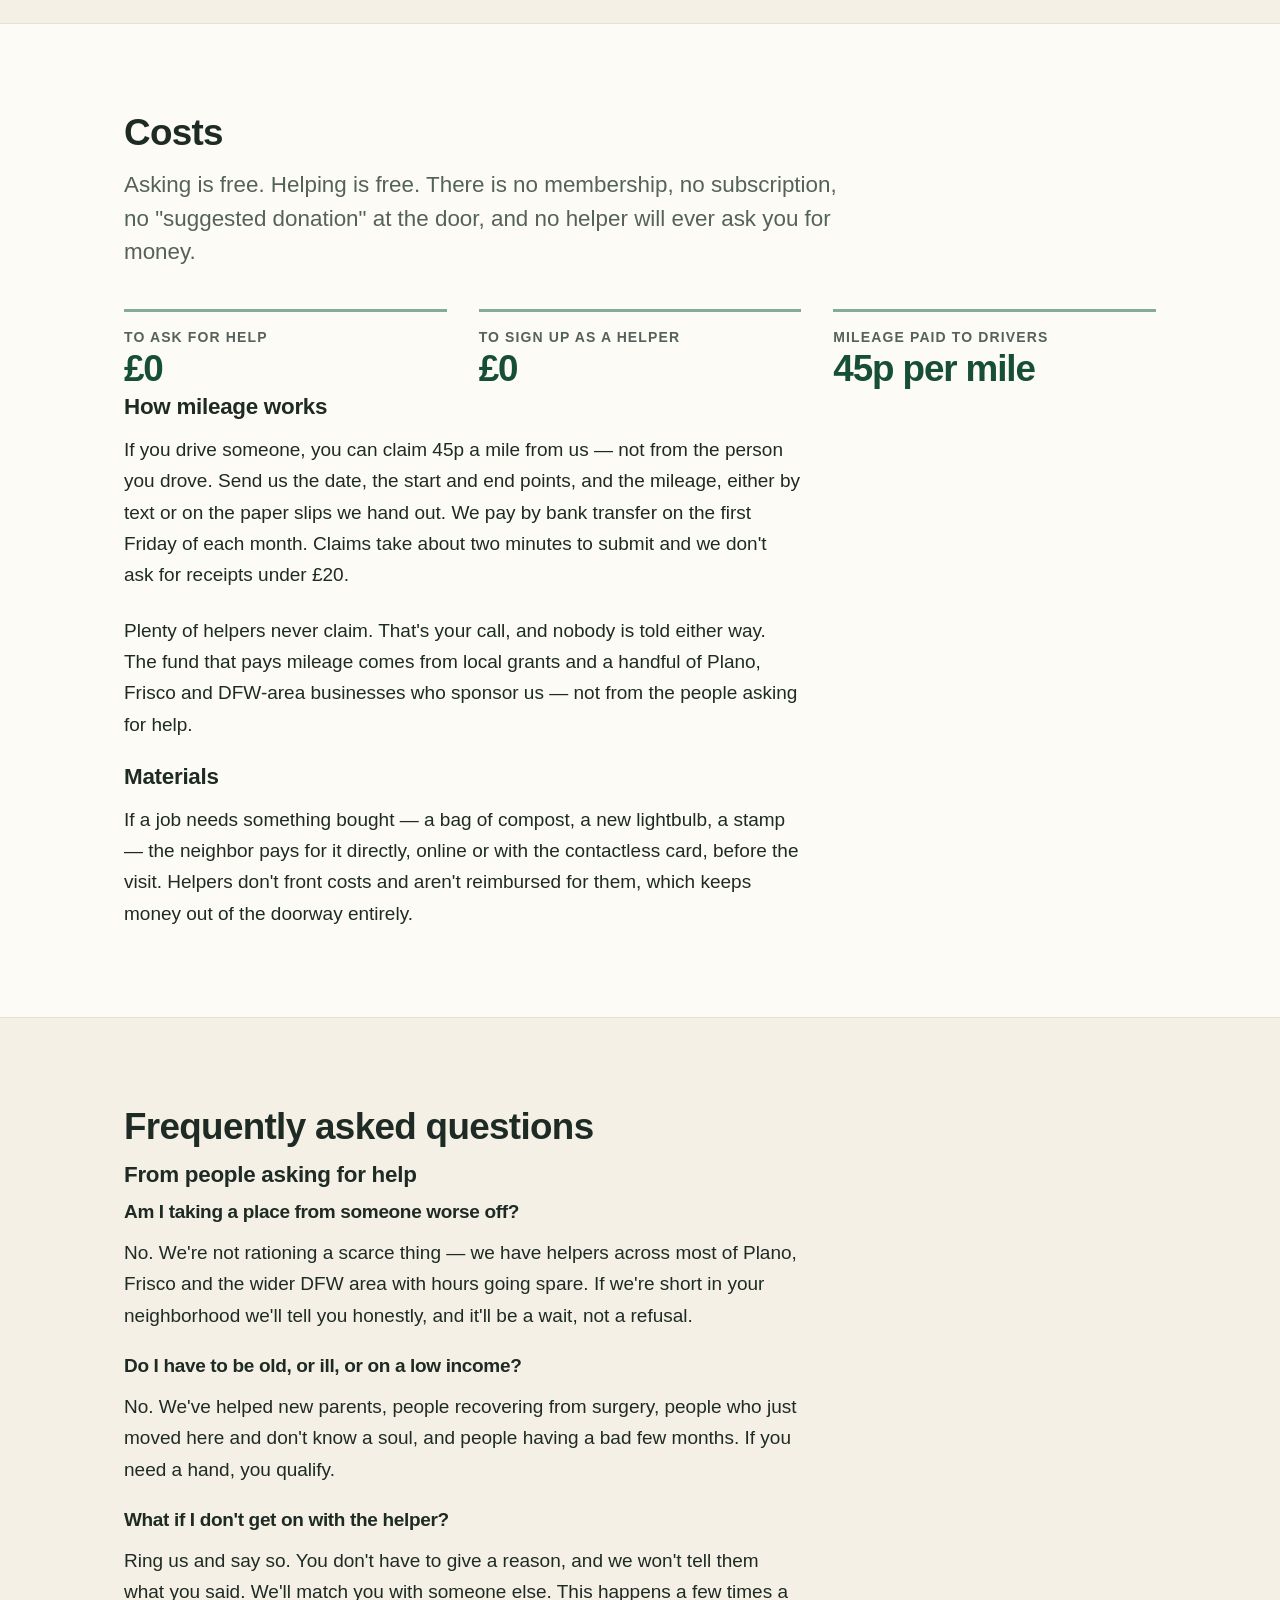
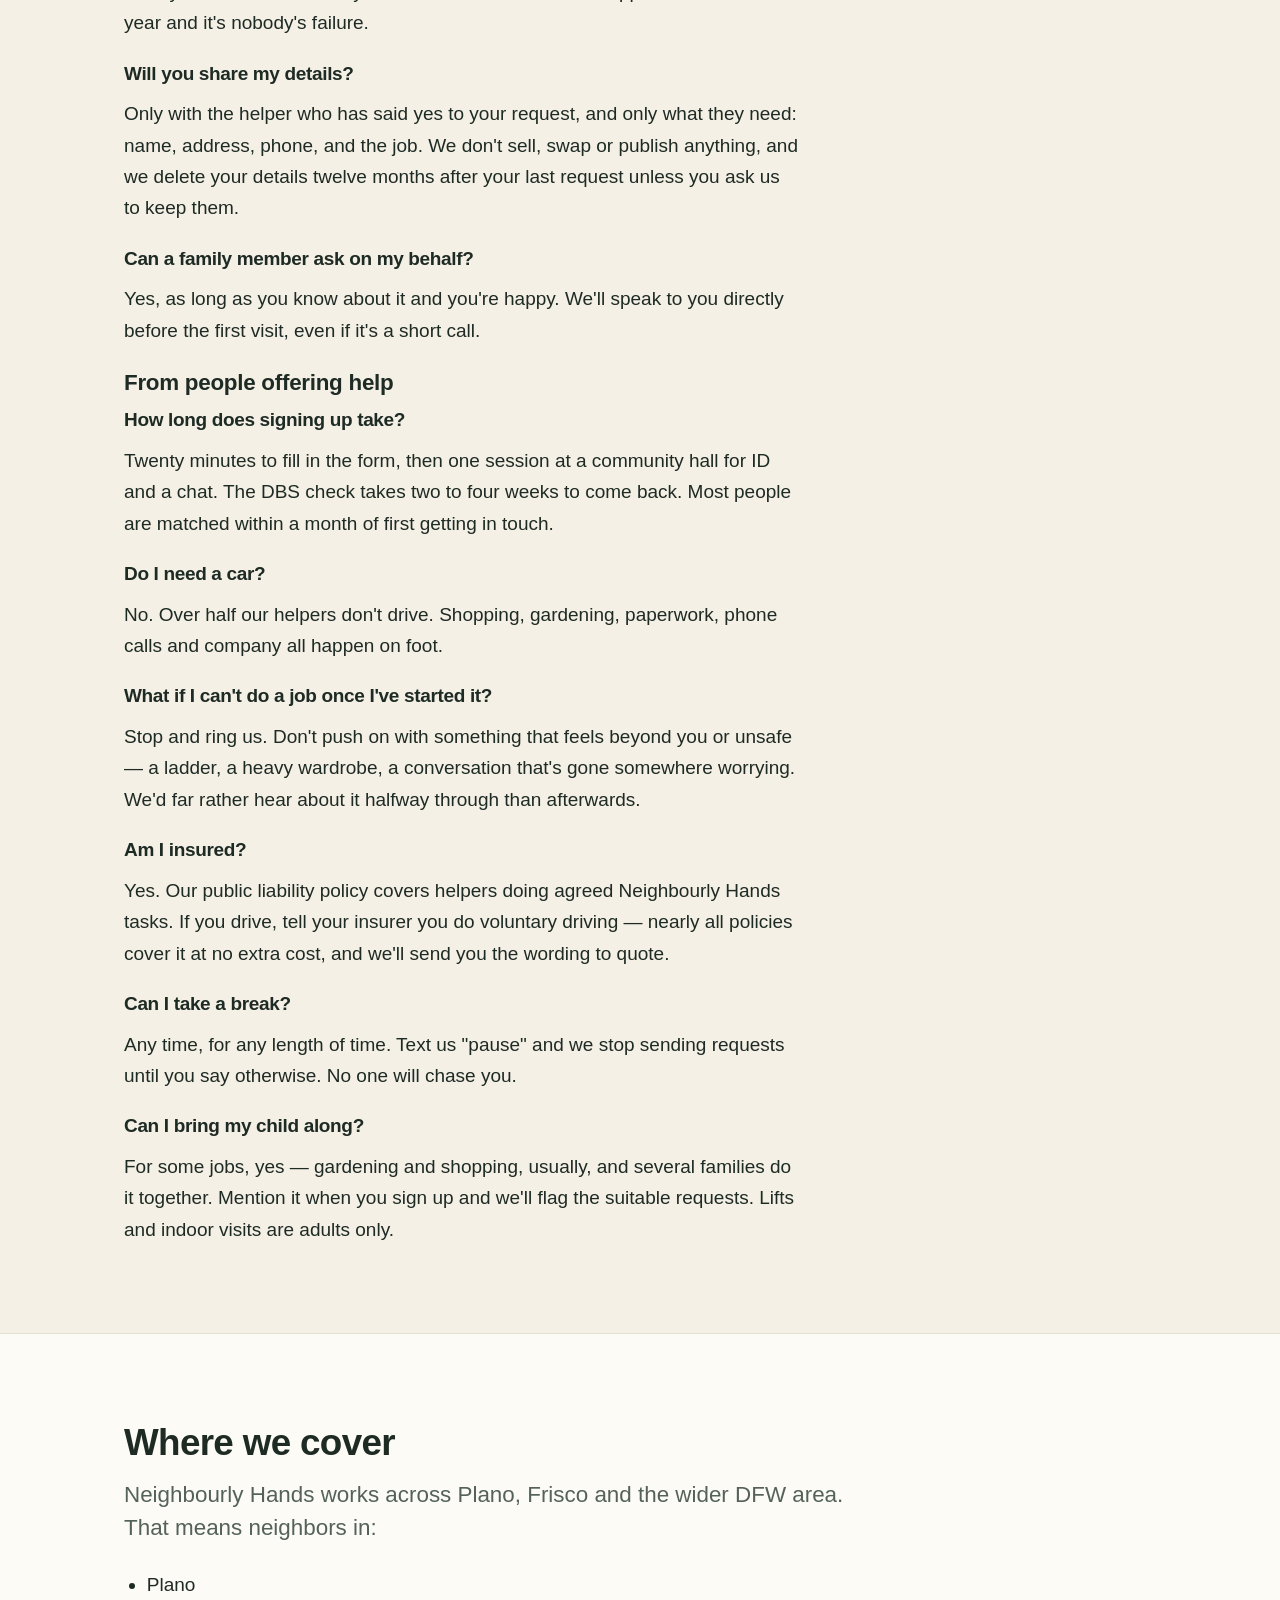
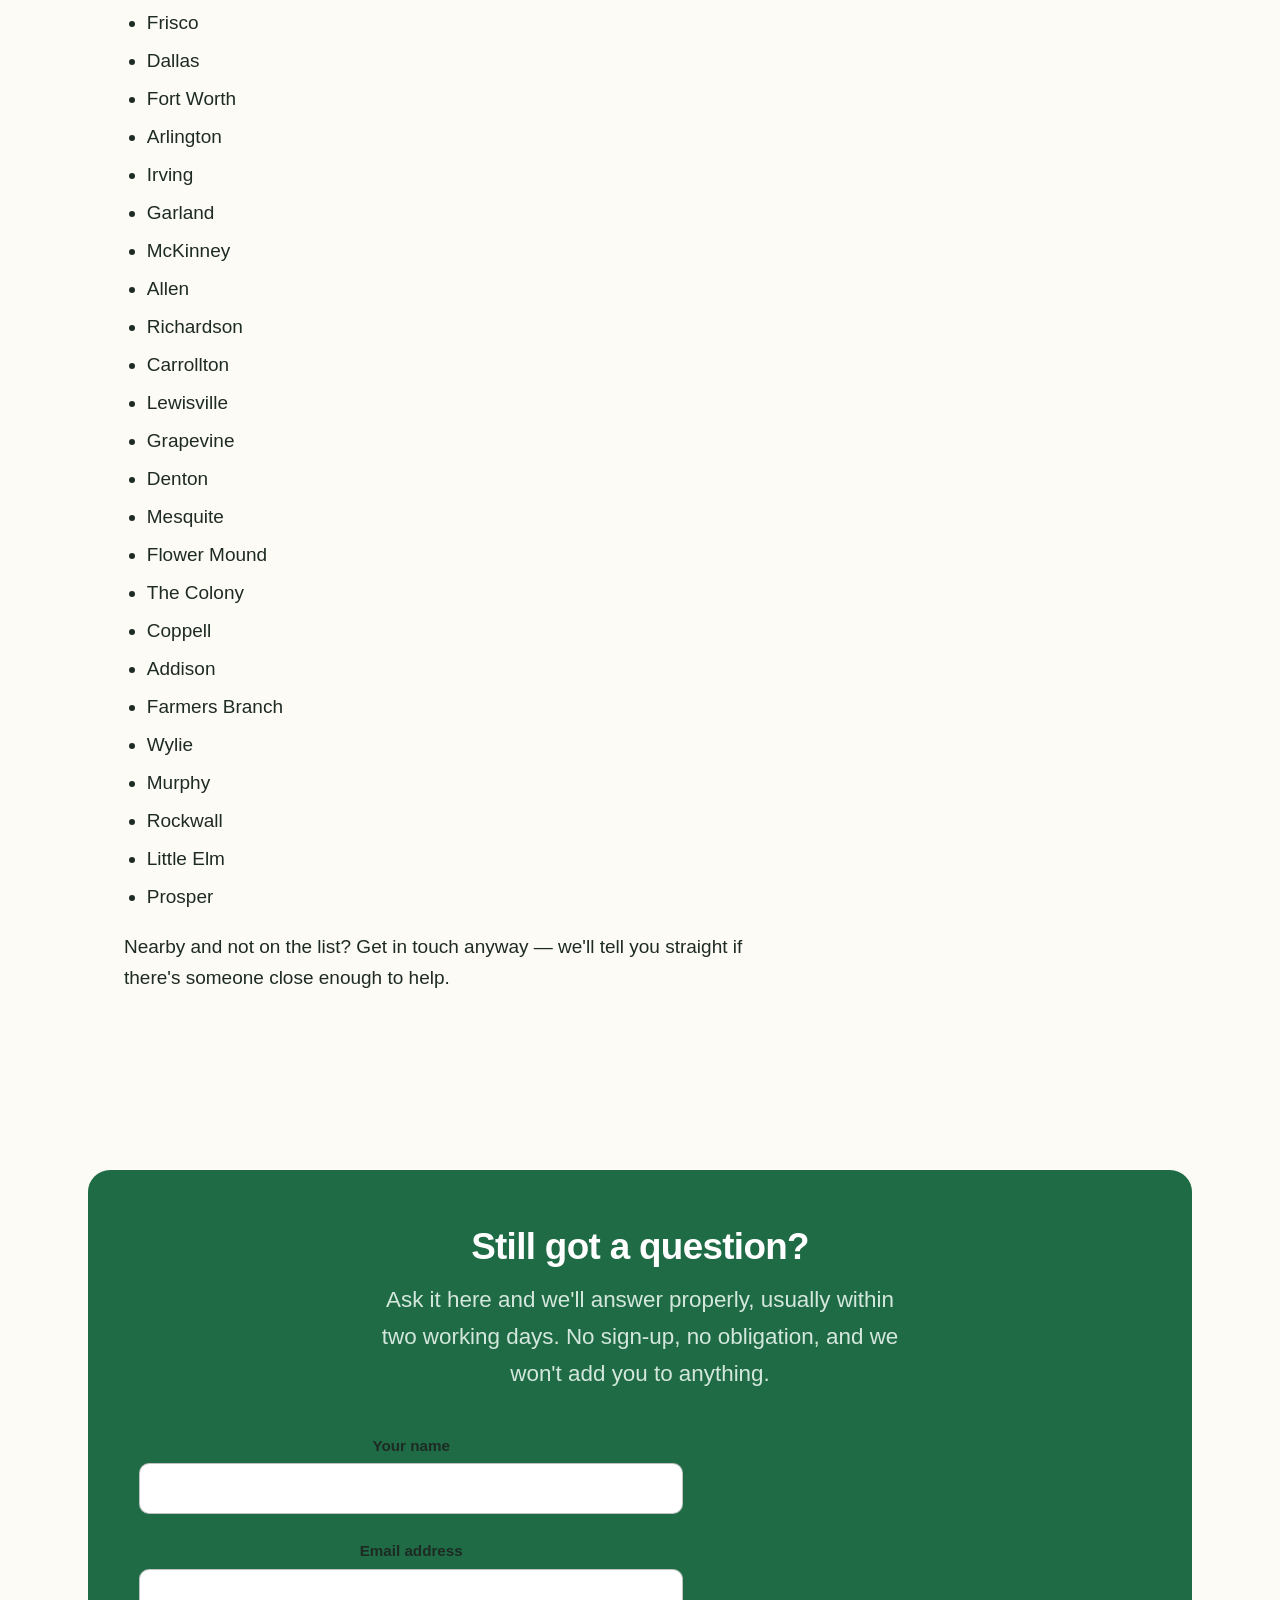
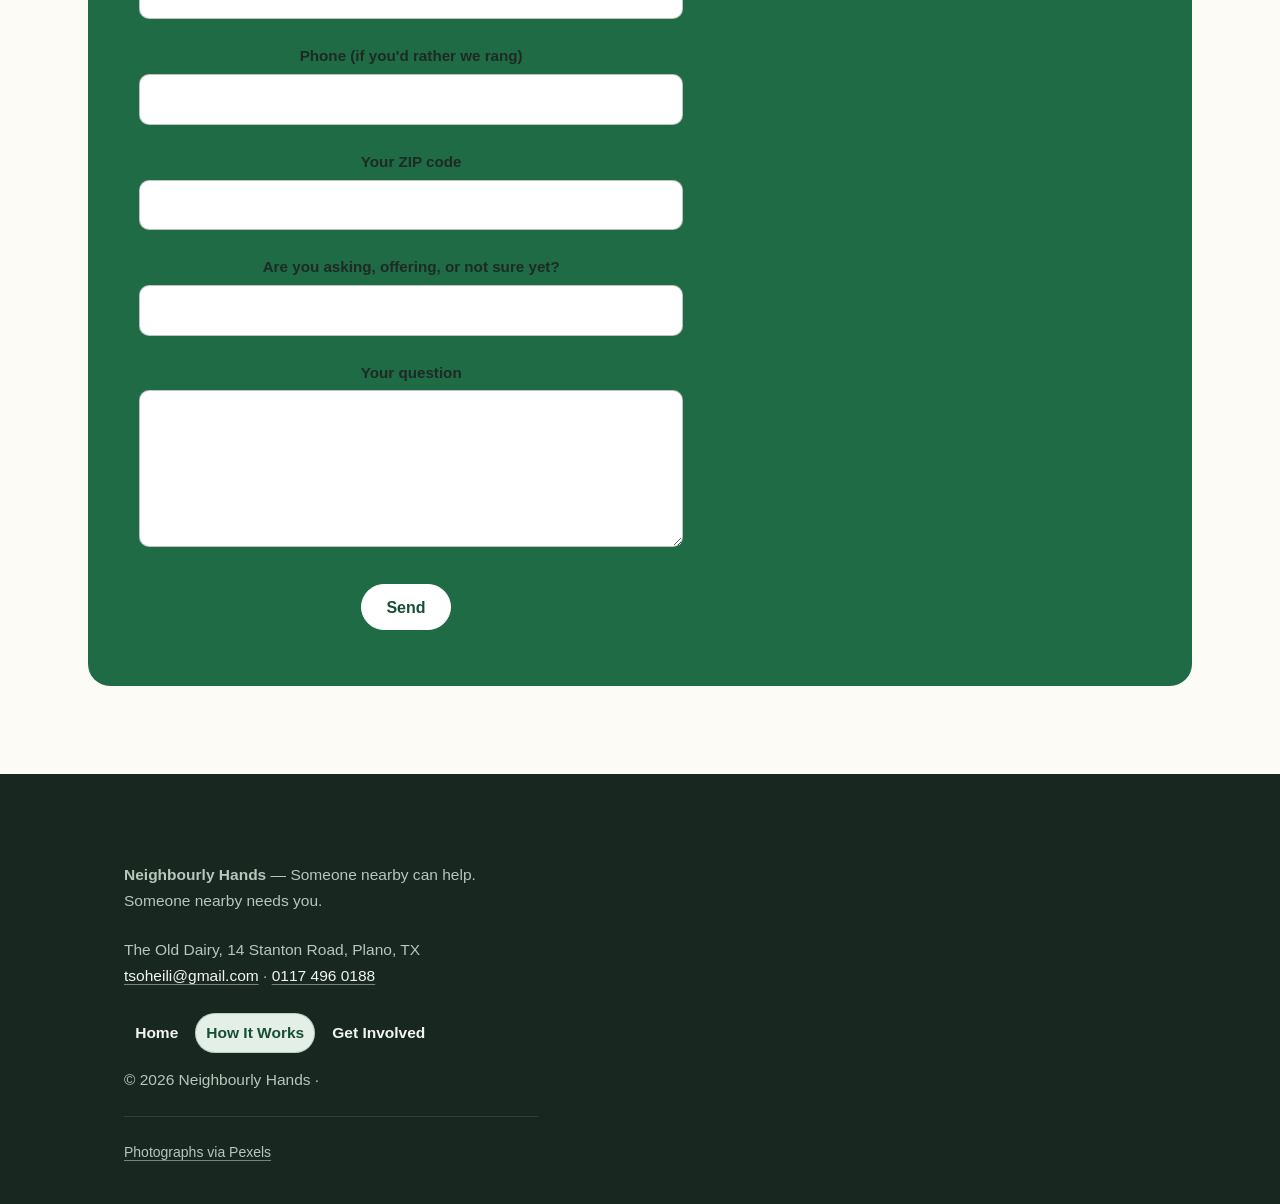
<file: how-it-works.html>
<!DOCTYPE html>
<html lang="en">
<head>
<meta charset="utf-8">
<meta name="viewport" content="width=device-width, initial-scale=1">
<title>How It Works — Neighbourly Hands, Plano, Frisco and the DFW area</title>
<meta name="description" content="How Neighbourly Hands works in Plano, Frisco and the wider DFW area: how to ask for help, how to offer an hour, our full safety checks, the jobs we don't take on, and what it costs (nothing).">
<link rel="icon" href="favicon.svg" type="image/svg+xml">
<link rel="stylesheet" href="assets/styles.css">
</head>
<body>
<header class="site-header">
  <div class="container header-inner">
    <a class="brand" href="index.html">Neighbourly Hands</a>
    <nav class="site-nav">
      <a href="index.html">Home</a>
      <a href="how-it-works.html" class="is-current">How It Works</a>
      <a href="get-involved.html">Get Involved</a>
    </nav>
  </div>
</header>

<main>

  <section class="hero">
    <div class="container">
      <h1>How it works</h1>
      <p>Someone nearby can help. Someone nearby needs you. This page spells out exactly what happens in between — what to write, how long it takes, who we check and how, what we won't do, and what any of it costs.</p>
      <p>
        <a class="button button-primary" href="get-involved.html">Ask or offer</a>
        <a class="button button-secondary" href="#faq">Read the questions first</a>
      </p>
    </div>
  </section>

  <section class="section">
    <div class="container">
      <h2>Asking for help</h2>
      <img src="assets/volunteer-garden-help.jpg" alt="A younger volunteer clearing leaves alongside an older man in his back garden" width="4150" height="6225">

      <h3>What to write</h3>
      <p>Keep it short and ordinary. We only need four things: what the job is, roughly where you are, when it would suit you, and anything a helper should know before they knock. "Front hedge is over the sidewalk, I can't manage the shears any more, I'm in west Plano, any weekday morning, there's a dog but she's soft" is a perfect request.</p>
      <p>You don't need to explain why you can't do it yourself. You don't need to prove anything. Nobody at this end is weighing your case up.</p>
      <p>If writing isn't your thing, ring <a href="tel:+441174960188">0117 496 0188</a> and we'll write it down for you while you talk. Mondays to Fridays, 9am to 5pm, and a real person answers.</p>

      <h3>How fast a match usually comes</h3>
      <p>Most requests are matched within two to three days. Shopping runs and lifts around Plano and Frisco often go the same day, because that's the kind of help most of our helpers sign up for. Garden work in winter and anything needing a van takes longer — a week or two is normal, and we'll tell you if it's heading that way rather than leaving you wondering.</p>
      <p>You'll get a call or a text with your helper's first name before they come, plus the day and a rough time. If they can't make it, we ring you. We don't send anyone you haven't been told about.</p>

      <h3>You can ask more than once</h3>
      <p>There's no limit and no running tally. People ask us for a lift to a clinic appointment every six weeks for a year, and that's fine — it's what the service is for. Others ask once in five years. Both are normal use.</p>
      <p>If what you need is the same thing every week, say so. We'll try to match you with one helper who can take it on regularly, so you're not meeting a stranger each time.</p>

      <dl class="facts">
        <div class="fact"><dt>Typical match time</dt><dd>2–3 days</dd></div>
        <div class="fact"><dt>Requests we cap per person</dt><dd>None</dd></div>
        <div class="fact"><dt>Phone line</dt><dd>Mon–Fri, 9–5</dd></div>
      </dl>
    </div>
  </section>

  <section class="section section-alt">
    <div class="container">
      <h2>Offering help</h2>
      <p>You set the terms. We work around them, not the other way around. Nobody is ever sent a request outside what you've told us.</p>

      <ul class="card-grid">
        <li class="card">
          <h3>Your travel radius</h3>
          <p>Pick a distance you're happy to travel: half a mile, two miles, five. Most helpers choose one or two miles and stay well inside their own neighborhood. If you drive and you're up for lifts across the DFW area, you might set five or more. You can change it any time by replying to one of our texts.</p>
        </li>
        <li class="card">
          <h3>The hours you're free</h3>
          <p>Tell us the blocks that actually work — Tuesday afternoons, alternate Saturdays, school hours in term time. One hour a month is a genuinely useful offer. We'd rather have your real availability than an optimistic one you end up canceling.</p>
        </li>
        <li class="card">
          <h3>Jobs you'd rather not do</h3>
          <p>There's a list to tick: driving, ladders, lifting, pets, gardening, forms and paperwork, phone calls on someone's behalf, and company and conversation. Leave anything blank that isn't for you. No explanation needed, and nobody sees your list but us.</p>
        </li>
      </ul>

      <h3>What a request looks like when it reaches you</h3>
      <p>A text or email with the job, the first name, the street (not the house number), the timing, and anything useful — stairs, a dog, hard of hearing. You reply yes or no. A no costs you nothing and doesn't move you down any list. We send the full address only once you've said yes.</p>
      <p>After the visit, send us a one-line reply: done, or didn't happen, or something's not right here. That last one matters — if you think someone needs more than we offer, tell us and we'll pass it to the right service.</p>

      <blockquote class="quote">
        <p>I said two hours a fortnight and a mile radius, and that's exactly what I get. No one has ever rung me up to guilt me into more. I've been doing it three years.</p>
        <cite>Marcus, helper in Frisco</cite>
      </blockquote>
    </div>
  </section>

  <section class="section">
    <div class="container">
      <h2>Our safety checks, in full</h2>
      <p>Every helper goes through all four of these before they meet anybody. There are no exceptions, including for people we already know.</p>

      <ol>
        <li>
          <h3>Identity</h3>
          <p>We see photo ID — passport or driver's license — alongside something with the current address on it, dated within three months. This happens face to face at The Old Dairy or at one of our community hall sessions around the DFW area. We record that we've seen it; we don't keep copies of your documents.</p>
        </li>
        <li>
          <h3>References</h3>
          <p>Two, from people who aren't related to you and have known you at least two years. We contact both by phone, not just email, and we ask them specific questions about reliability and judgment. If we can't reach a referee, we ask for another.</p>
        </li>
        <li>
          <h3>DBS check</h3>
          <p>Every helper gets a basic DBS check, and anyone who may be alone with a person at risk gets an enhanced one. We pay the fee — it never comes out of your pocket. A record on a check isn't an automatic no; we talk it through, and what matters is relevance and honesty. Checks are renewed every three years.</p>
        </li>
        <li>
          <h3>The first-visit buddy rule</h3>
          <p>No helper's first visit to a new neighbor happens alone. Either a coordinator comes along, or an experienced helper does. It takes the pressure off both sides — the neighbor isn't opening the door to one stranger, and the helper isn't walking into a situation unsupported. After that first visit, it's up to the two of you.</p>
        </li>
      </ol>

      <h3>And after that</h3>
      <p>Helpers carry a card with their name, photo and our phone number. If anyone turns up without one, don't let them in — ring us. We also check in with both sides after the first month of any regular arrangement, and we'll stop a match, no debate, if either person asks us to.</p>
    </div>
  </section>

  <section class="section section-alt">
    <div class="container">
      <h2>What we don't do</h2>
      <p>We're neighbors with an hour spare, not trained professionals. Knowing where we stop is part of keeping everyone safe. If you need one of the things below, here's who to call instead.</p>

      <ul class="card-grid">
        <li class="card">
          <h3>No personal care</h3>
          <p>No washing, dressing, toileting, moving someone, or help with medication. That's regulated work and it needs trained carers. Start with adult social care services for your part of the DFW area on 0117 922 2700 for an assessment.</p>
        </li>
        <li class="card">
          <h3>No money handling</h3>
          <p>Helpers don't take cash, cards, PINs or bank details, and they won't go to a cash machine for you. For a shop run, we use a contactless card you top up, or a relative pays online — we'll explain the options when we match you.</p>
        </li>
        <li class="card">
          <h3>No medical advice</h3>
          <p>A helper can drive you to an appointment and sit in the waiting room. They can't advise on symptoms or medicines. Ring 111 for urgent-but-not-emergency advice, your GP for anything else, and 999 if it's an emergency.</p>
        </li>
        <li class="card">
          <h3>No legal or money advice</h3>
          <p>We'll help you read a form and fill in the boxes you know the answers to. We won't tell you what to claim, sign or agree to. Citizens Advice DFW is free and genuinely good: 0808 278 7957.</p>
        </li>
      </ul>

      <p>We also don't do work that needs a trade qualification — electrics, gas, roofs, structural anything — or any job that needs more than one person and a ladder's worth of risk. If you ask and we have to say no, we'll always try to tell you who does do it.</p>
    </div>
  </section>

  <section class="section">
    <div class="container">
      <h2>Costs</h2>
      <p>Asking is free. Helping is free. There is no membership, no subscription, no "suggested donation" at the door, and no helper will ever ask you for money.</p>

      <dl class="facts">
        <div class="fact"><dt>To ask for help</dt><dd>£0</dd></div>
        <div class="fact"><dt>To sign up as a helper</dt><dd>£0</dd></div>
        <div class="fact"><dt>Mileage paid to drivers</dt><dd>45p per mile</dd></div>
      </dl>

      <h3>How mileage works</h3>
      <p>If you drive someone, you can claim 45p a mile from us — not from the person you drove. Send us the date, the start and end points, and the mileage, either by text or on the paper slips we hand out. We pay by bank transfer on the first Friday of each month. Claims take about two minutes to submit and we don't ask for receipts under £20.</p>
      <p>Plenty of helpers never claim. That's your call, and nobody is told either way. The fund that pays mileage comes from local grants and a handful of Plano, Frisco and DFW-area businesses who sponsor us — not from the people asking for help.</p>

      <h3>Materials</h3>
      <p>If a job needs something bought — a bag of compost, a new lightbulb, a stamp — the neighbor pays for it directly, online or with the contactless card, before the visit. Helpers don't front costs and aren't reimbursed for them, which keeps money out of the doorway entirely.</p>
    </div>
  </section>

  <section class="section section-alt" id="faq">
    <div class="container">
      <h2>Frequently asked questions</h2>

      <h3>From people asking for help</h3>

      <h4>Am I taking a place from someone worse off?</h4>
      <p>No. We're not rationing a scarce thing — we have helpers across most of Plano, Frisco and the wider DFW area with hours going spare. If we're short in your neighborhood we'll tell you honestly, and it'll be a wait, not a refusal.</p>

      <h4>Do I have to be old, or ill, or on a low income?</h4>
      <p>No. We've helped new parents, people recovering from surgery, people who just moved here and don't know a soul, and people having a bad few months. If you need a hand, you qualify.</p>

      <h4>What if I don't get on with the helper?</h4>
      <p>Ring us and say so. You don't have to give a reason, and we won't tell them what you said. We'll match you with someone else. This happens a few times a year and it's nobody's failure.</p>

      <h4>Will you share my details?</h4>
      <p>Only with the helper who has said yes to your request, and only what they need: name, address, phone, and the job. We don't sell, swap or publish anything, and we delete your details twelve months after your last request unless you ask us to keep them.</p>

      <h4>Can a family member ask on my behalf?</h4>
      <p>Yes, as long as you know about it and you're happy. We'll speak to you directly before the first visit, even if it's a short call.</p>

      <h3>From people offering help</h3>

      <h4>How long does signing up take?</h4>
      <p>Twenty minutes to fill in the form, then one session at a community hall for ID and a chat. The DBS check takes two to four weeks to come back. Most people are matched within a month of first getting in touch.</p>

      <h4>Do I need a car?</h4>
      <p>No. Over half our helpers don't drive. Shopping, gardening, paperwork, phone calls and company all happen on foot.</p>

      <h4>What if I can't do a job once I've started it?</h4>
      <p>Stop and ring us. Don't push on with something that feels beyond you or unsafe — a ladder, a heavy wardrobe, a conversation that's gone somewhere worrying. We'd far rather hear about it halfway through than afterwards.</p>

      <h4>Am I insured?</h4>
      <p>Yes. Our public liability policy covers helpers doing agreed Neighbourly Hands tasks. If you drive, tell your insurer you do voluntary driving — nearly all policies cover it at no extra cost, and we'll send you the wording to quote.</p>

      <h4>Can I take a break?</h4>
      <p>Any time, for any length of time. Text us "pause" and we stop sending requests until you say otherwise. No one will chase you.</p>

      <h4>Can I bring my child along?</h4>
      <p>For some jobs, yes — gardening and shopping, usually, and several families do it together. Mention it when you sign up and we'll flag the suitable requests. Lifts and indoor visits are adults only.</p>
    </div>
  </section>

  <section class="section">
    <div class="container">
      <h2>Where we cover</h2>
      <p>Neighbourly Hands works across Plano, Frisco and the wider DFW area. That means neighbors in:</p>
      <ul>
        <li>Plano</li>
        <li>Frisco</li>
        <li>Dallas</li>
        <li>Fort Worth</li>
        <li>Arlington</li>
        <li>Irving</li>
        <li>Garland</li>
        <li>McKinney</li>
        <li>Allen</li>
        <li>Richardson</li>
        <li>Carrollton</li>
        <li>Lewisville</li>
        <li>Grapevine</li>
        <li>Denton</li>
        <li>Mesquite</li>
        <li>Flower Mound</li>
        <li>The Colony</li>
        <li>Coppell</li>
        <li>Addison</li>
        <li>Farmers Branch</li>
        <li>Wylie</li>
        <li>Murphy</li>
        <li>Rockwall</li>
        <li>Little Elm</li>
        <li>Prosper</li>
      </ul>
      <p>Nearby and not on the list? Get in touch anyway — we'll tell you straight if there's someone close enough to help.</p>
    </div>
  </section>

  <section class="cta">
    <div class="container">
      <h2>Still got a question?</h2>
      <p>Ask it here and we'll answer properly, usually within two working days. No sign-up, no obligation, and we won't add you to anything.</p>
      <form class="form" method="post" action="https://ai.soheililabs.com/api/f/f2edd6e9-0629-4279-9980-1ab949f685af">
        <input type="hidden" name="_page" value="how-it-works.html">
        <p class="form-trap" aria-hidden="true"><label>Leave this empty<input type="text" name="_gotcha" tabindex="-1" autocomplete="off"></label></p>
        <div class="field">
          <label for="name">Your name</label>
          <input id="name" name="name" type="text" autocomplete="name" required>
        </div>
        <div class="field">
          <label for="email">Email address</label>
          <input id="email" name="email" type="email" autocomplete="email" required>
        </div>
        <div class="field">
          <label for="phone">Phone (if you'd rather we rang)</label>
          <input id="phone" name="phone" type="tel" autocomplete="tel">
        </div>
        <div class="field">
          <label for="postcode">Your ZIP code</label>
          <input id="postcode" name="postcode" type="text" autocomplete="postal-code">
        </div>
        <div class="field">
          <label for="side">Are you asking, offering, or not sure yet?</label>
          <input id="side" name="side" type="text">
        </div>
        <div class="field">
          <label for="question">Your question</label>
          <textarea id="question" name="question" rows="5" required></textarea>
        </div>
        <button class="button" type="submit">Send</button>
      </form>
    </div>
  </section>

</main>

<footer class="site-footer">
  <div class="container">
    <p><strong>Neighbourly Hands</strong> — Someone nearby can help. Someone nearby needs you.</p>
    <p>The Old Dairy, 14 Stanton Road, Plano, TX<br>
      <a href="mailto:tsoheili@gmail.com">tsoheili@gmail.com</a> · <a href="tel:+441174960188">0117 496 0188</a></p>
    <nav class="site-nav">
      <a href="index.html">Home</a>
      <a href="how-it-works.html" class="is-current">How It Works</a>
      <a href="get-involved.html">Get Involved</a>
    </nav>
    <p>© 2026 Neighbourly Hands · <small><a href="https://www.pexels.com">Photographs via Pexels</a></small></p>
  </div>
</footer>
</body>
</html>
</file>
<file: assets/styles.css>
:root {
  /* ---- palette -------------------------------------------------- */
  --bg: #FDFBF6;
  --surface: #FFFFFF;
  --surface-alt: #F4F0E5;
  --text: #1E2A24;
  --muted: #54625B;
  --accent: #1F6B46;
  --accent-ink: #174F34;
  --accent-soft: #E4EFE8;
  --accent-contrast: #FFFFFF;
  --line: #E5E0D2;

  --cta-bg: #1F6B46;
  --cta-fg: #FFFFFF;
  --cta-muted: #D4E7DC;
  --cta-btn-bg: #FFFFFF;
  --cta-btn-fg: #174F34;

  --footer-bg: #18271F;
  --footer-fg: #F1F6F2;
  --footer-muted: #B6C7BC;
  --footer-line: #2E4337;

  /* ---- type ------------------------------------------------------ */
  --font-head: "Segoe UI", Roboto, "Helvetica Neue", Arial, sans-serif;
  --font-body: -apple-system, BlinkMacSystemFont, "Segoe UI", Roboto, "Helvetica Neue", Arial, sans-serif;

  --step-0: clamp(1.0625rem, 1.01rem + 0.25vw, 1.1875rem);
  --step-1: clamp(1.2rem, 1.12rem + 0.38vw, 1.4rem);
  --step-2: clamp(1.35rem, 1.2rem + 0.7vw, 1.75rem);
  --step-3: clamp(1.6rem, 1.33rem + 1.25vw, 2.3rem);
  --step-4: clamp(2.05rem, 1.55rem + 2.4vw, 3.3rem);
  --step-small: 0.875rem;

  /* ---- rhythm ----------------------------------------------------- */
  --space-xs: 0.5rem;
  --space-sm: 0.875rem;
  --space-md: 1.5rem;
  --space-lg: 2.5rem;
  --space-xl: clamp(3.25rem, 2rem + 5vw, 5.5rem);

  --container: 69rem;
  --gutter: clamp(1.15rem, 4vw, 2.25rem);
  --radius: 14px;
  --radius-lg: 22px;
  --card-pad: clamp(1.25rem, 1rem + 1vw, 1.75rem);
  --shadow: 0 1px 2px rgba(30, 42, 36, 0.05), 0 12px 28px -18px rgba(30, 42, 36, 0.35);
}

/* ====================================================================
   base
   ==================================================================== */

*,
*::before,
*::after { box-sizing: border-box; }

html {
  -webkit-text-size-adjust: 100%;
  scroll-behavior: smooth;
}

body {
  margin: 0;
  background: var(--bg);
  color: var(--text);
  font-family: var(--font-body);
  font-size: var(--step-0);
  line-height: 1.65;
  text-rendering: optimizeLegibility;
  -webkit-font-smoothing: antialiased;
}

h1, h2, h3, h4 {
  font-family: var(--font-head);
  font-weight: 700;
  line-height: 1.14;
  letter-spacing: -0.018em;
  margin: 0 0 var(--space-sm);
  text-wrap: balance;
}

h1 { font-size: var(--step-4); letter-spacing: -0.028em; }
h2 { font-size: var(--step-3); }
h3 { font-size: var(--step-1); letter-spacing: -0.012em; }
h4 { font-size: var(--step-0); }

p { margin: 0 0 var(--space-md); }
p:last-child { margin-bottom: 0; }

main p,
main li { max-width: 64ch; }

a {
  color: var(--accent);
  text-decoration-thickness: 1px;
  text-underline-offset: 0.18em;
}

a:hover { color: var(--accent-ink); }

img {
  display: block;
  max-width: 100%;
  height: auto;
}

svg { display: block; }

strong { font-weight: 700; }

ul, ol { padding-left: 1.2em; }
li + li { margin-top: 0.35em; }

hr {
  border: 0;
  border-top: 1px solid var(--line);
  margin: var(--space-lg) 0;
}

::selection {
  background: var(--accent);
  color: var(--accent-contrast);
}

:focus-visible {
  outline: 3px solid var(--accent);
  outline-offset: 3px;
  border-radius: 3px;
}

/* ====================================================================
   layout
   ==================================================================== */

.container {
  width: 100%;
  max-width: var(--container);
  margin-inline: auto;
  padding-inline: var(--gutter);
}

.section {
  padding-block: var(--space-xl);
}

.section-alt {
  background: var(--surface-alt);
  border-block: 1px solid var(--line);
}

.section > .container > h2,
.section > .container > h2 + p {
  max-width: 46rem;
}

.section > .container > h2 + p {
  color: var(--muted);
  font-size: var(--step-1);
  line-height: 1.5;
}

/* two-up layout when a section pairs copy with a photograph */
.section > .container > img {
  border-radius: var(--radius-lg);
  box-shadow: var(--shadow);
  margin-block: var(--space-lg);
  width: 100%;
  object-fit: cover;
}

@supports (selector(:has(*))) {
  @media (min-width: 52em) {
    .section > .container:has(> img) {
      display: grid;
      grid-template-columns: 1fr 1fr;
      gap: clamp(2rem, 5vw, 4rem);
      align-items: center;
    }
    .section > .container:has(> img) > img {
      margin-block: 0;
      height: 100%;
      max-height: 31rem;
    }
    .section > .container:has(> img) > * {
      max-width: 36rem;
    }
  }
}

/* ====================================================================
   header + navigation
   ==================================================================== */

.site-header {
  position: sticky;
  top: 0;
  z-index: 50;
  background: color-mix(in srgb, var(--bg) 88%, transparent);
  backdrop-filter: blur(10px);
  border-bottom: 1px solid var(--line);
}

@supports not (backdrop-filter: blur(4px)) {
  .site-header { background: var(--bg); }
}

.header-inner {
  display: flex;
  flex-wrap: wrap;
  align-items: center;
  justify-content: space-between;
  gap: var(--space-xs) var(--space-md);
  padding-block: 0.85rem;
}

.brand {
  display: inline-flex;
  align-items: center;
  gap: 0.6rem;
  font-family: var(--font-head);
  font-size: 1.1875rem;
  font-weight: 700;
  letter-spacing: -0.02em;
  color: var(--text);
  text-decoration: none;
}

.brand::before {
  content: "";
  width: 0.95rem;
  height: 0.95rem;
  flex: none;
  background: var(--accent);
  border-radius: 50% 50% 50% 4px;
  transform: rotate(-8deg);
}

.brand:hover { color: var(--accent-ink); }

.site-nav {
  display: flex;
  flex-wrap: wrap;
  align-items: center;
  gap: 0.15rem 0.35rem;
}

.site-nav a {
  display: inline-block;
  padding: 0.45rem 0.7rem;
  border-radius: 999px;
  color: var(--muted);
  font-size: 0.97rem;
  font-weight: 600;
  text-decoration: none;
  transition: background-color 160ms ease, color 160ms ease;
}

.site-nav a:hover {
  background: var(--accent-soft);
  color: var(--accent-ink);
}

.site-nav .is-current {
  color: var(--accent-ink);
  background: var(--accent-soft);
  box-shadow: inset 0 0 0 1px color-mix(in srgb, var(--accent) 24%, transparent);
}

@media (max-width: 34em) {
  .header-inner { padding-block: 0.7rem 0; }
  .site-nav {
    width: 100%;
    margin-top: 0.4rem;
    border-top: 1px solid var(--line);
    padding-block: 0.4rem;
    gap: 0.2rem;
  }
  .site-nav a { padding: 0.5rem 0.65rem; }
}

/* ====================================================================
   hero
   ==================================================================== */

.hero {
  position: relative;
  padding-block: clamp(2.75rem, 1.5rem + 6vw, 5.25rem);
  background:
    radial-gradient(60rem 26rem at 12% -18%, var(--accent-soft), transparent 70%),
    var(--bg);
  border-bottom: 1px solid var(--line);
  overflow: hidden;
}

.hero h1 {
  margin-bottom: var(--space-md);
}

.hero p {
  font-size: var(--step-1);
  color: var(--muted);
  line-height: 1.55;
  max-width: 34rem;
}

.hero .button {
  margin-top: 0.35rem;
}

.hero .container > img {
  margin-top: var(--space-lg);
  width: 100%;
  aspect-ratio: 3 / 2;
  object-fit: cover;
  border-radius: var(--radius-lg);
  box-shadow: var(--shadow);
}

@supports (selector(:has(*))) {
  @media (min-width: 56em) {
    .hero .container:has(> img) {
      display: grid;
      grid-template-columns: 1.02fr 0.98fr;
      align-items: center;
      gap: clamp(2rem, 5vw, 4rem);
    }
    .hero .container:has(> img) > img {
      margin-top: 0;
      aspect-ratio: 4 / 3.2;
      grid-row: span 6;
      grid-column: 2;
    }
    .hero .container:has(> img) > *:not(img) {
      grid-column: 1;
    }
  }
}

/* ====================================================================
   buttons
   ==================================================================== */

.button,
button.button {
  display: inline-flex;
  align-items: center;
  justify-content: center;
  gap: 0.5rem;
  margin: 0.45rem 0.65rem 0 0;
  padding: 0.78rem 1.5rem;
  border: 1px solid var(--accent);
  border-radius: 999px;
  background: var(--accent);
  color: var(--accent-contrast);
  font: inherit;
  font-family: var(--font-head);
  font-weight: 600;
  font-size: 1rem;
  line-height: 1.2;
  text-decoration: none;
  cursor: pointer;
  transition: transform 150ms ease, background-color 150ms ease, border-color 150ms ease, color 150ms ease;
}

.button:hover,
button.button:hover {
  background: var(--accent-ink);
  border-color: var(--accent-ink);
  color: var(--accent-contrast);
  transform: translateY(-1px);
}

.button:active { transform: translateY(0); }

.button-primary {
  background: var(--accent);
  border-color: var(--accent);
  color: var(--accent-contrast);
}

.button-secondary {
  background: transparent;
  border-color: color-mix(in srgb, var(--accent) 38%, var(--line));
  color: var(--accent-ink);
}

.button-secondary:hover {
  background: var(--accent-soft);
  border-color: var(--accent);
  color: var(--accent-ink);
}

/* ====================================================================
   cards
   ==================================================================== */

.card-grid {
  display: grid;
  grid-template-columns: repeat(auto-fit, minmax(15.5rem, 1fr));
  gap: clamp(1rem, 2.2vw, 1.6rem);
  list-style: none;
  margin: var(--space-lg) 0 0;
  padding: 0;
}

.card-grid li + li { margin-top: 0; }

.card {
  display: flex;
  flex-direction: column;
  padding: var(--card-pad);
  background: var(--surface);
  border: 1px solid var(--line);
  border-radius: var(--radius);
  box-shadow: 0 1px 2px rgba(30, 42, 36, 0.04);
  transition: transform 160ms ease, border-color 160ms ease, box-shadow 160ms ease;
}

.card:hover {
  transform: translateY(-3px);
  border-color: color-mix(in srgb, var(--accent) 32%, var(--line));
  box-shadow: var(--shadow);
}

.card > img {
  width: calc(100% + (var(--card-pad) * 2));
  margin: calc(var(--card-pad) * -1) calc(var(--card-pad) * -1) var(--card-pad);
  aspect-ratio: 5 / 3;
  object-fit: cover;
  border-radius: calc(var(--radius) - 1px) calc(var(--radius) - 1px) 0 0;
}

.card > svg {
  width: 2.25rem;
  height: 2.25rem;
  margin-bottom: 0.85rem;
  color: var(--accent);
}

.card h3 {
  margin-bottom: 0.4rem;
}

.card p {
  color: var(--muted);
  max-width: none;
  margin-bottom: 0.85rem;
}

.card p:last-child { margin-bottom: 0; }

.card a:not(.button) {
  font-weight: 600;
  margin-top: auto;
}

/* ====================================================================
   facts
   ==================================================================== */

.facts {
  display: grid;
  grid-template-columns: repeat(auto-fit, minmax(11.5rem, 1fr));
  gap: clamp(1rem, 3vw, 2rem);
  margin: var(--space-lg) 0 0;
}

.fact {
  padding-top: 0.9rem;
  border-top: 3px solid color-mix(in srgb, var(--accent) 55%, transparent);
}

.fact dt {
  order: 2;
  font-size: var(--step-small);
  font-weight: 600;
  letter-spacing: 0.08em;
  text-transform: uppercase;
  color: var(--muted);
}

.fact dd {
  margin: 0 0 0.3rem;
  font-family: var(--font-head);
  font-size: var(--step-3);
  font-weight: 700;
  line-height: 1.1;
  letter-spacing: -0.03em;
  color: var(--accent-ink);
}

/* ====================================================================
   quote
   ==================================================================== */

.quote {
  margin: var(--space-lg) 0 0;
  padding: clamp(1.25rem, 3vw, 2rem) clamp(1.25rem, 3vw, 2.25rem);
  background: var(--surface);
  border: 1px solid var(--line);
  border-left: 4px solid var(--accent);
  border-radius: 6px var(--radius) var(--radius) 6px;
  max-width: 46rem;
}

.quote p {
  font-family: var(--font-head);
  font-size: var(--step-2);
  line-height: 1.4;
  letter-spacing: -0.015em;
  margin-bottom: var(--space-sm);
  max-width: none;
}

.quote cite {
  display: block;
  font-style: normal;
  font-size: var(--step-small);
  font-weight: 600;
  letter-spacing: 0.04em;
  color: var(--muted);
}

.quote cite::before {
  content: "— ";
}

/* ====================================================================
   call to action
   ==================================================================== */

.cta {
  padding-block: var(--space-xl);
}

.cta > .container {
  background: var(--cta-bg);
  color: var(--cta-fg);
  border-radius: var(--radius-lg);
  padding: clamp(2rem, 1.2rem + 4vw, 3.5rem) clamp(1.35rem, 4vw, 3.5rem);
  max-width: var(--container);
  text-align: center;
}

.cta h2 {
  color: var(--cta-fg);
  max-width: 24ch;
  margin-inline: auto;
}

.cta p {
  color: var(--cta-muted);
  font-size: var(--step-1);
  max-width: 44ch;
  margin-inline: auto;
}

.cta .button,
.cta .button-primary {
  background: var(--cta-btn-bg);
  border-color: var(--cta-btn-bg);
  color: var(--cta-btn-fg);
}

.cta .button:hover,
.cta .button-primary:hover {
  background: var(--cta-muted);
  border-color: var(--cta-muted);
  color: var(--cta-btn-fg);
}

.cta .button-secondary {
  background: transparent;
  border-color: color-mix(in srgb, var(--cta-fg) 55%, transparent);
  color: var(--cta-fg);
}

.cta .button-secondary:hover {
  background: color-mix(in srgb, var(--cta-fg) 14%, transparent);
  border-color: var(--cta-fg);
  color: var(--cta-fg);
}

.cta a:not(.button) { color: var(--cta-fg); }

/* ====================================================================
   forms
   ==================================================================== */

.form {
  margin-top: var(--space-lg);
  max-width: 34rem;
}

.form-trap {
  position: absolute;
  left: -9999px;
  width: 1px;
  height: 1px;
  overflow: hidden;
}

.field {
  margin-bottom: var(--space-md);
}

.field label {
  display: block;
  margin-bottom: 0.35rem;
  font-family: var(--font-head);
  font-size: 0.95rem;
  font-weight: 600;
  color: var(--text);
}

.field input,
.field select,
.field textarea {
  width: 100%;
  padding: 0.7rem 0.85rem;
  font: inherit;
  font-size: 1rem;
  color: var(--text);
  background: var(--surface);
  border: 1px solid color-mix(in srgb, var(--muted) 38%, transparent);
  border-radius: 10px;
  transition: border-color 150ms ease, box-shadow 150ms ease;
}

.field textarea {
  min-height: 8.5rem;
  resize: vertical;
}

.field input::placeholder,
.field textarea::placeholder { color: color-mix(in srgb, var(--muted) 75%, transparent); }

.field input:focus,
.field select:focus,
.field textarea:focus {
  outline: none;
  border-color: var(--accent);
  box-shadow: 0 0 0 3px color-mix(in srgb, var(--accent) 22%, transparent);
}

.field input:focus-visible,
.field textarea:focus-visible,
.field select:focus-visible {
  outline: none;
}

.form .button {
  margin-top: 0.25rem;
}

@supports (selector(:has(*))) {
  @media (min-width: 52em) {
    .section > .container:has(> img):has(> .form) > .form {
      max-width: 36rem;
    }
  }
}

/* ====================================================================
   footer
   ==================================================================== */

.site-footer {
  background: var(--footer-bg);
  color: var(--footer-fg);
  padding-block: var(--space-xl) var(--space-lg);
  margin-top: 0;
  font-size: 0.97rem;
}

.site-footer .container > * + * {
  margin-top: var(--space-sm);
}

.site-footer h2,
.site-footer h3 {
  color: var(--footer-fg);
  font-size: var(--step-0);
  letter-spacing: 0.06em;
  text-transform: uppercase;
}

.site-footer p {
  color: var(--footer-muted);
  max-width: 48ch;
}

.site-footer a {
  color: var(--footer-fg);
  text-decoration-color: color-mix(in srgb, var(--footer-fg) 45%, transparent);
}

.site-footer a:hover {
  color: #FFFFFF;
  text-decoration-color: currentColor;
}

.site-footer small {
  display: block;
  margin-top: var(--space-md);
  padding-top: var(--space-md);
  border-top: 1px solid var(--footer-line);
  color: var(--footer-muted);
  font-size: var(--step-small);
}

.site-footer small a {
  color: var(--footer-muted);
}

.site-footer nav,
.site-footer ul {
  list-style: none;
  padding: 0;
}

/* ====================================================================
   dark mode
   ==================================================================== */

@media (prefers-color-scheme: dark) {
  :root {
    --bg: #121815;
    --surface: #1A221E;
    --surface-alt: #161E1A;
    --text: #ECF2EE;
    --muted: #A7B6AD;
    --accent: #74C79B;
    --accent-ink: #9EDCBB;
    --accent-soft: #1E2F26;
    --accent-contrast: #0C1310;
    --line: #2C3832;

    --cta-bg: #17372A;
    --cta-fg: #EBF5EF;
    --cta-muted: #B8CFC2;
    --cta-btn-bg: #74C79B;
    --cta-btn-fg: #0C1310;

    --footer-bg: #0E1512;
    --footer-fg: #EBF2ED;
    --footer-muted: #A2B3A8;
    --footer-line: #27332C;

    --shadow: 0 1px 2px rgba(0, 0, 0, 0.4), 0 14px 32px -18px rgba(0, 0, 0, 0.8);
  }

  .card { box-shadow: none; }

  .hero {
    background:
      radial-gradient(60rem 26rem at 12% -18%, #18281F, transparent 70%),
      var(--bg);
  }

  .cta .button:hover,
  .cta .button-primary:hover {
    background: var(--accent-ink);
    border-color: var(--accent-ink);
  }

  .site-footer a:hover { color: #FFFFFF; }
}

/* ====================================================================
   motion
   ==================================================================== */

@media (prefers-reduced-motion: reduce) {
  html { scroll-behavior: auto; }

  *,
  *::before,
  *::after {
    animation-duration: 0.001ms !important;
    animation-iteration-count: 1 !important;
    transition-duration: 0.001ms !important;
    scroll-behavior: auto !important;
  }

  .card:hover,
  .button:hover {
    transform: none;
  }
}
</file>
